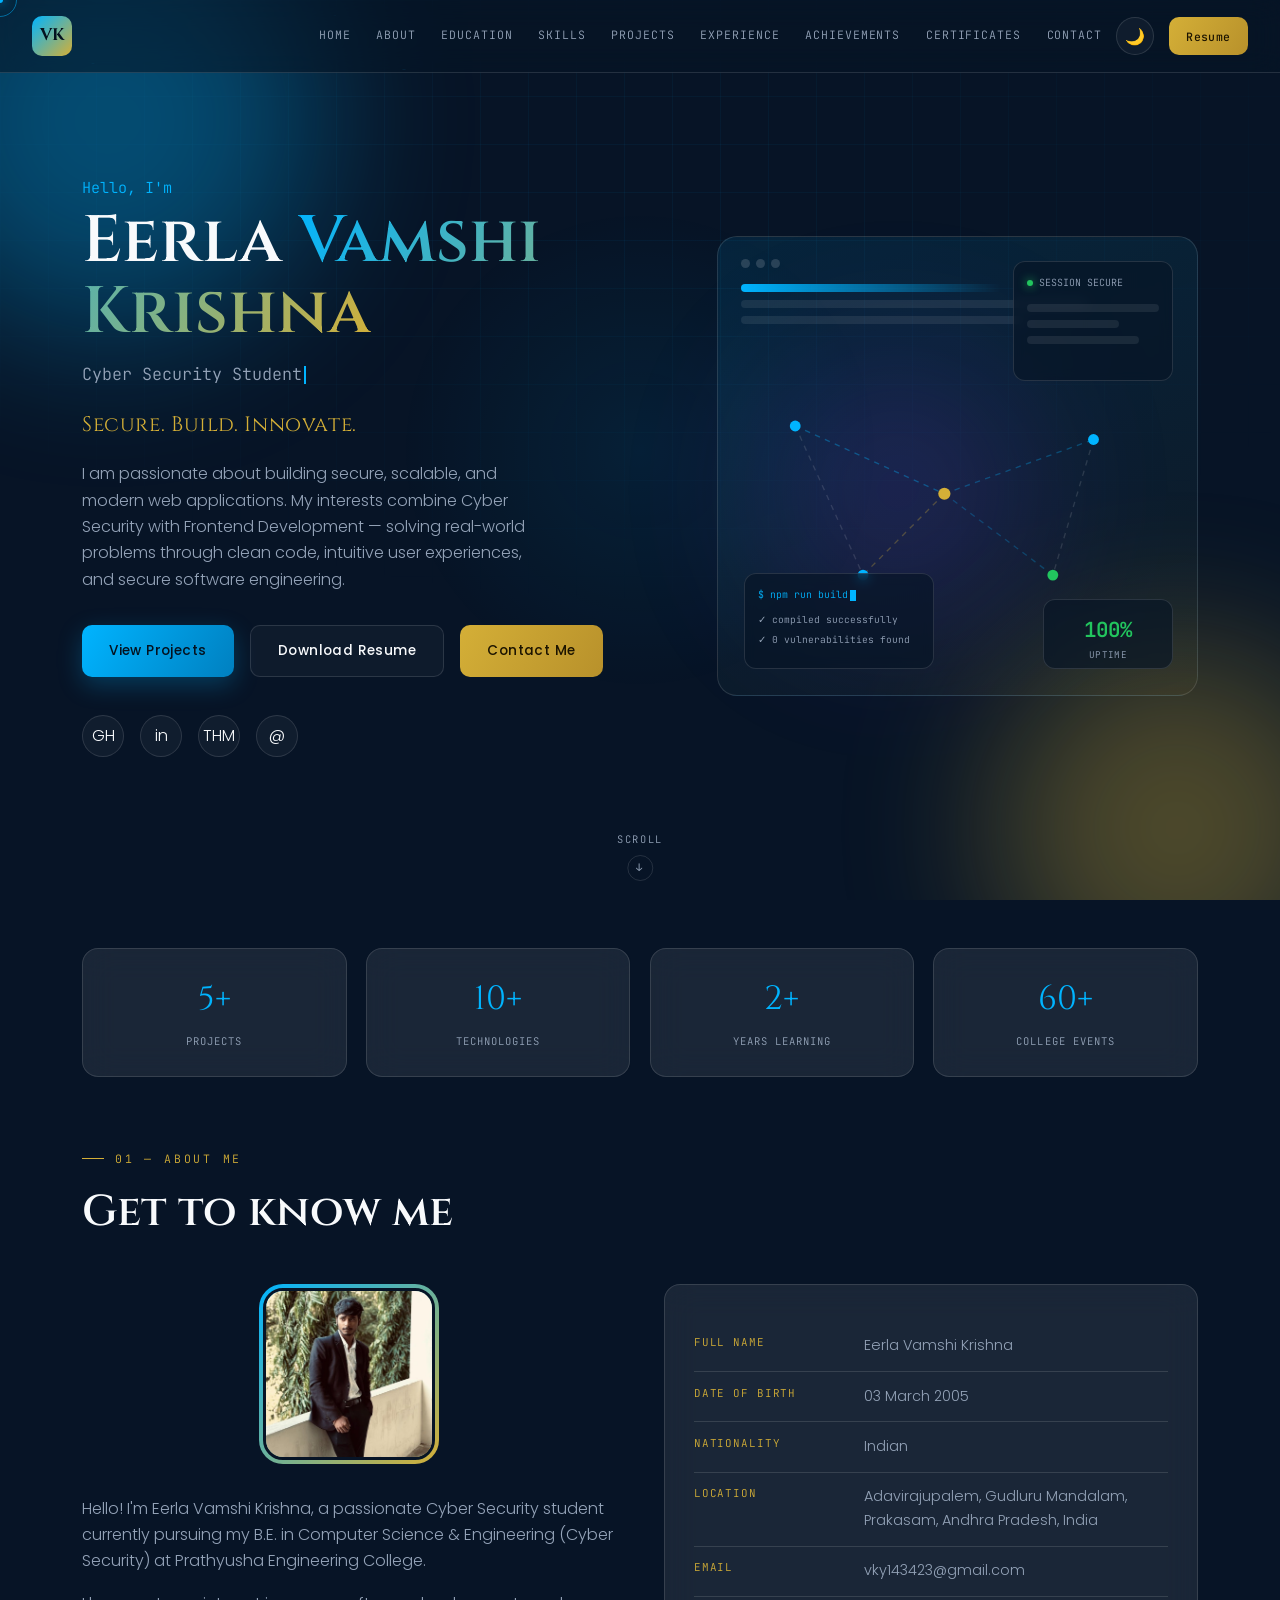
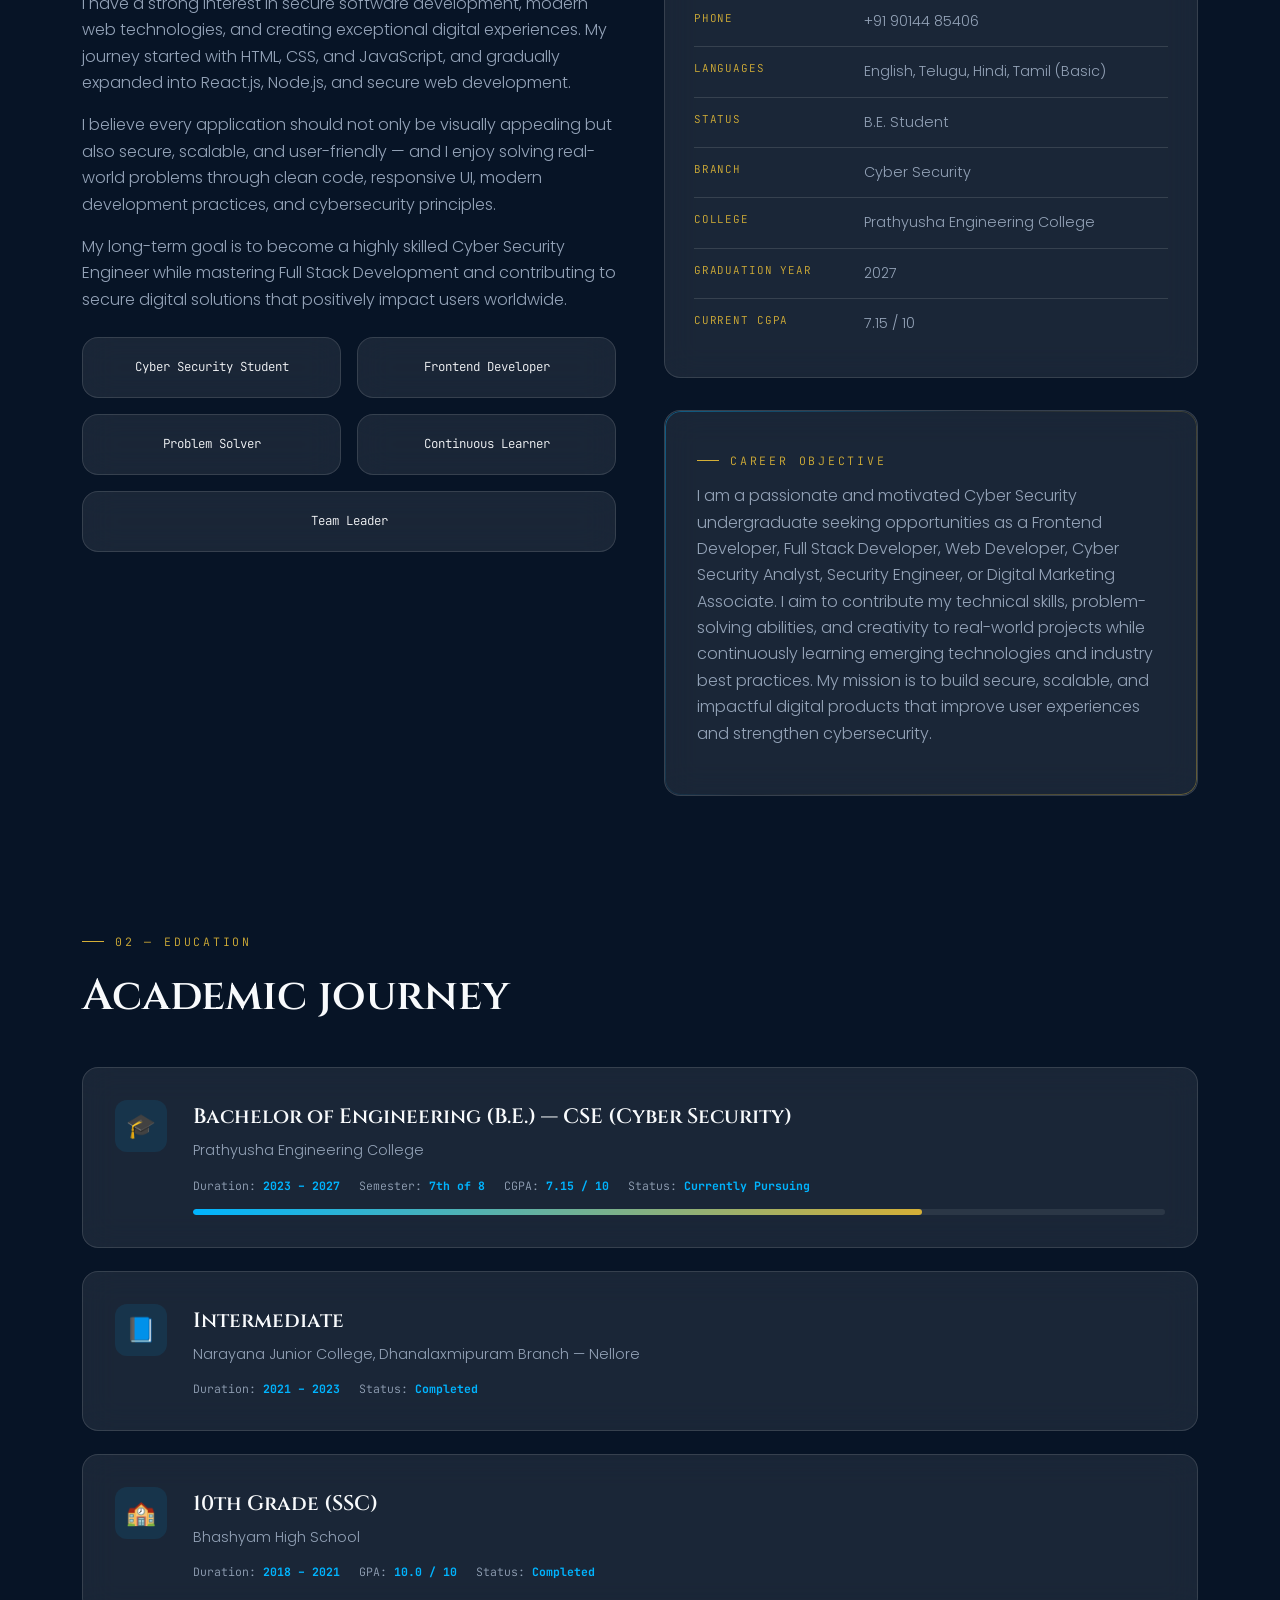
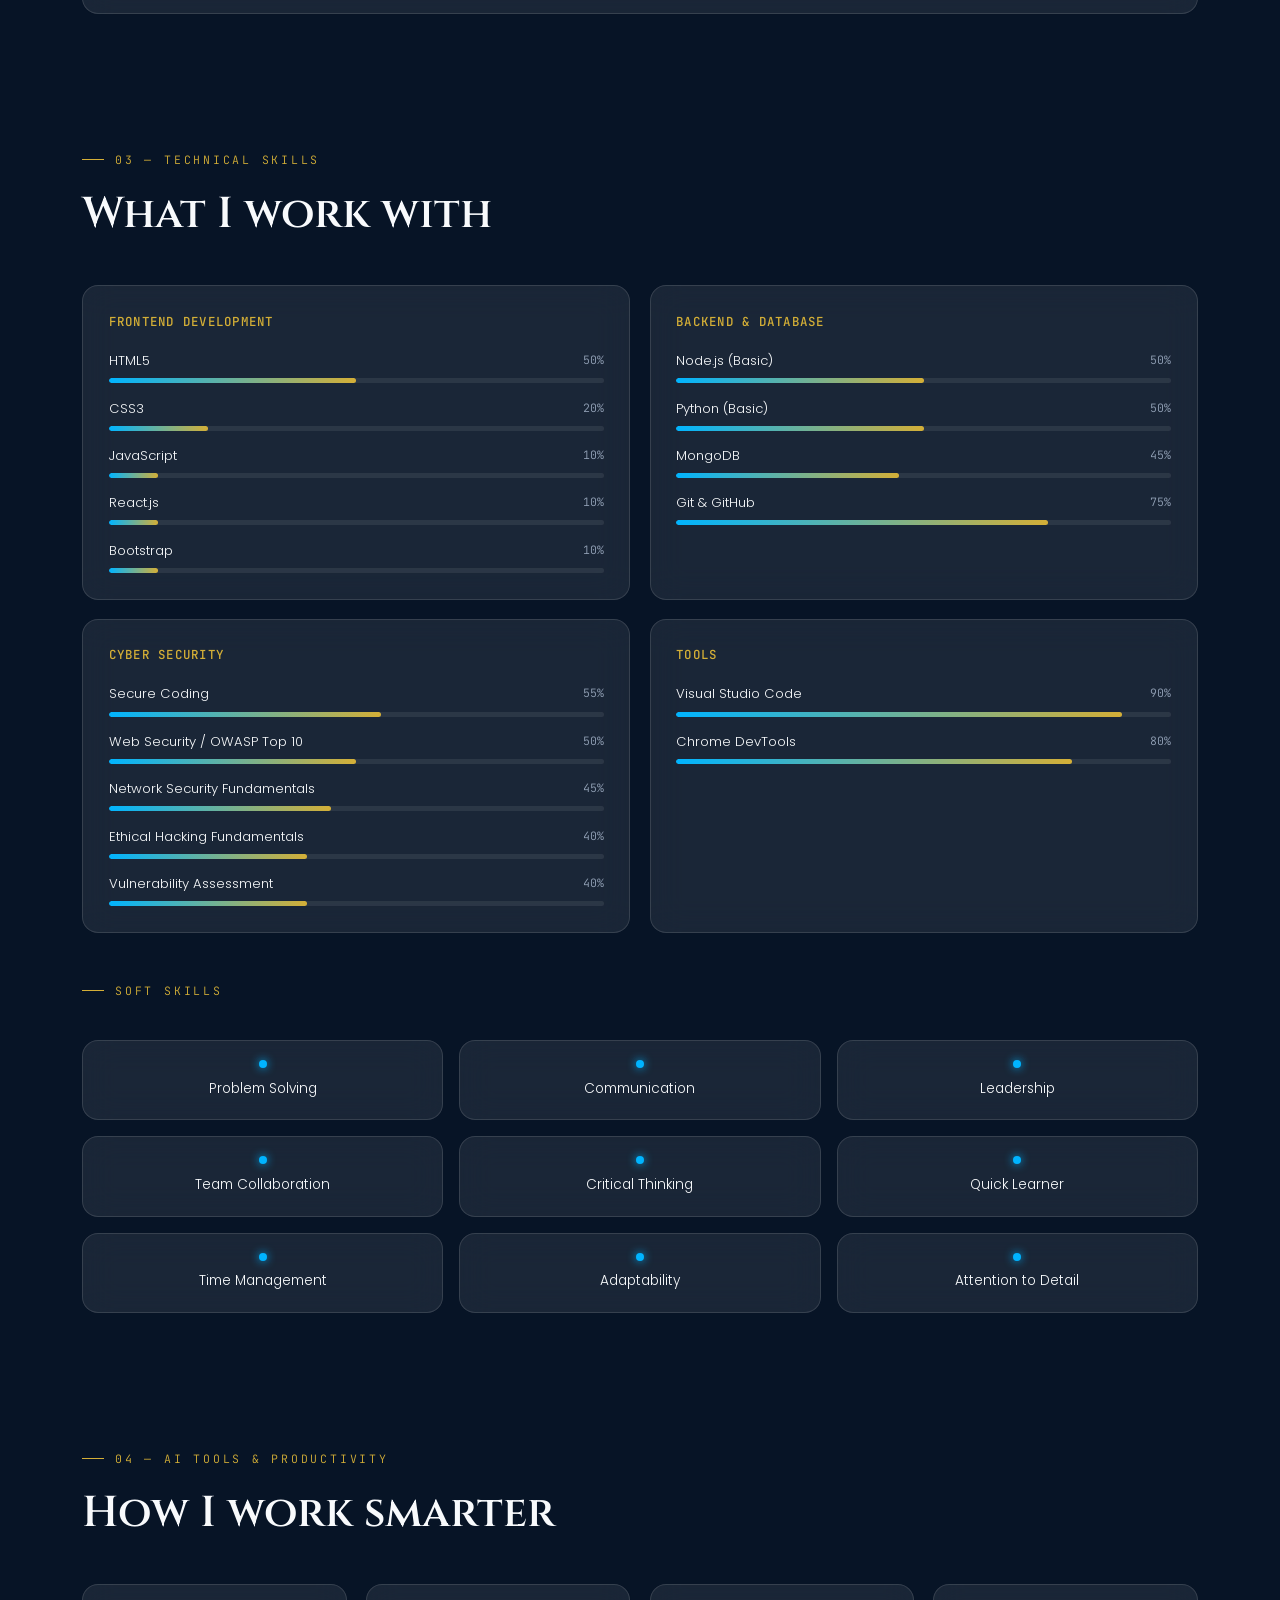
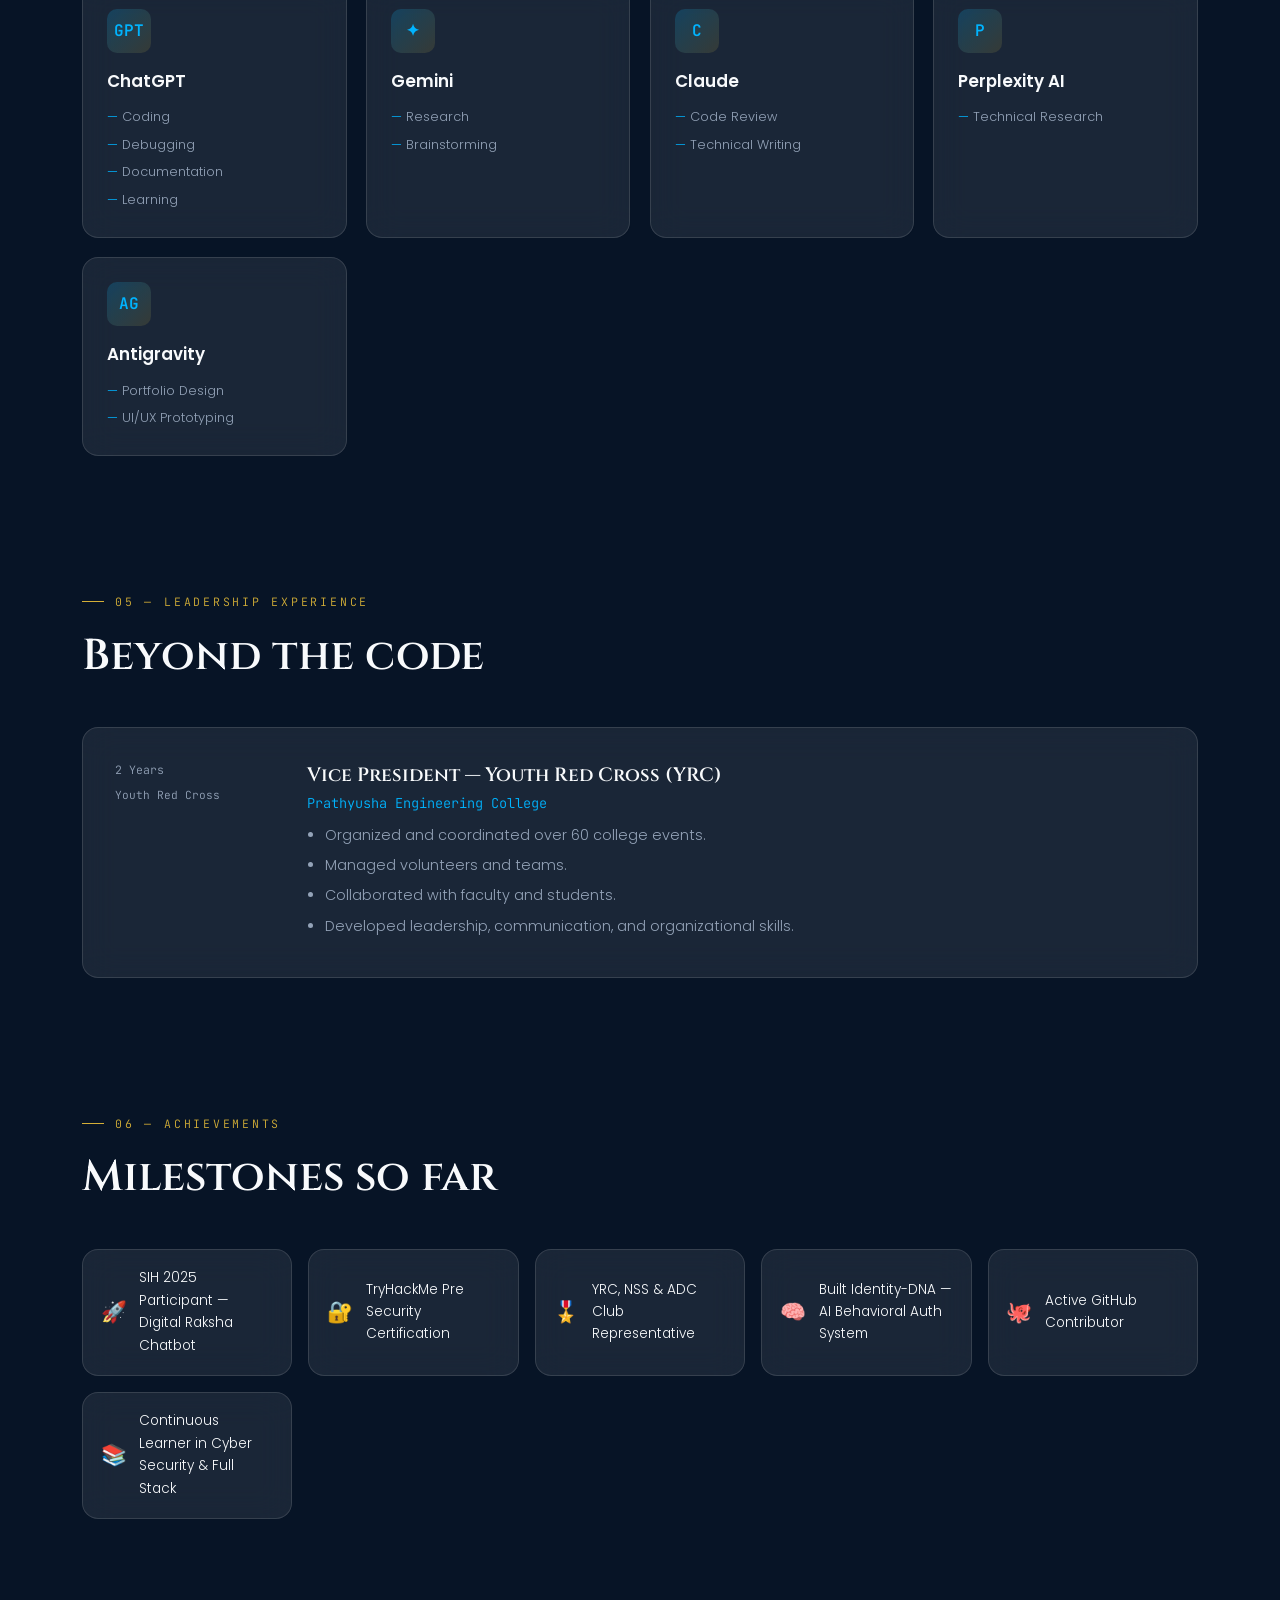
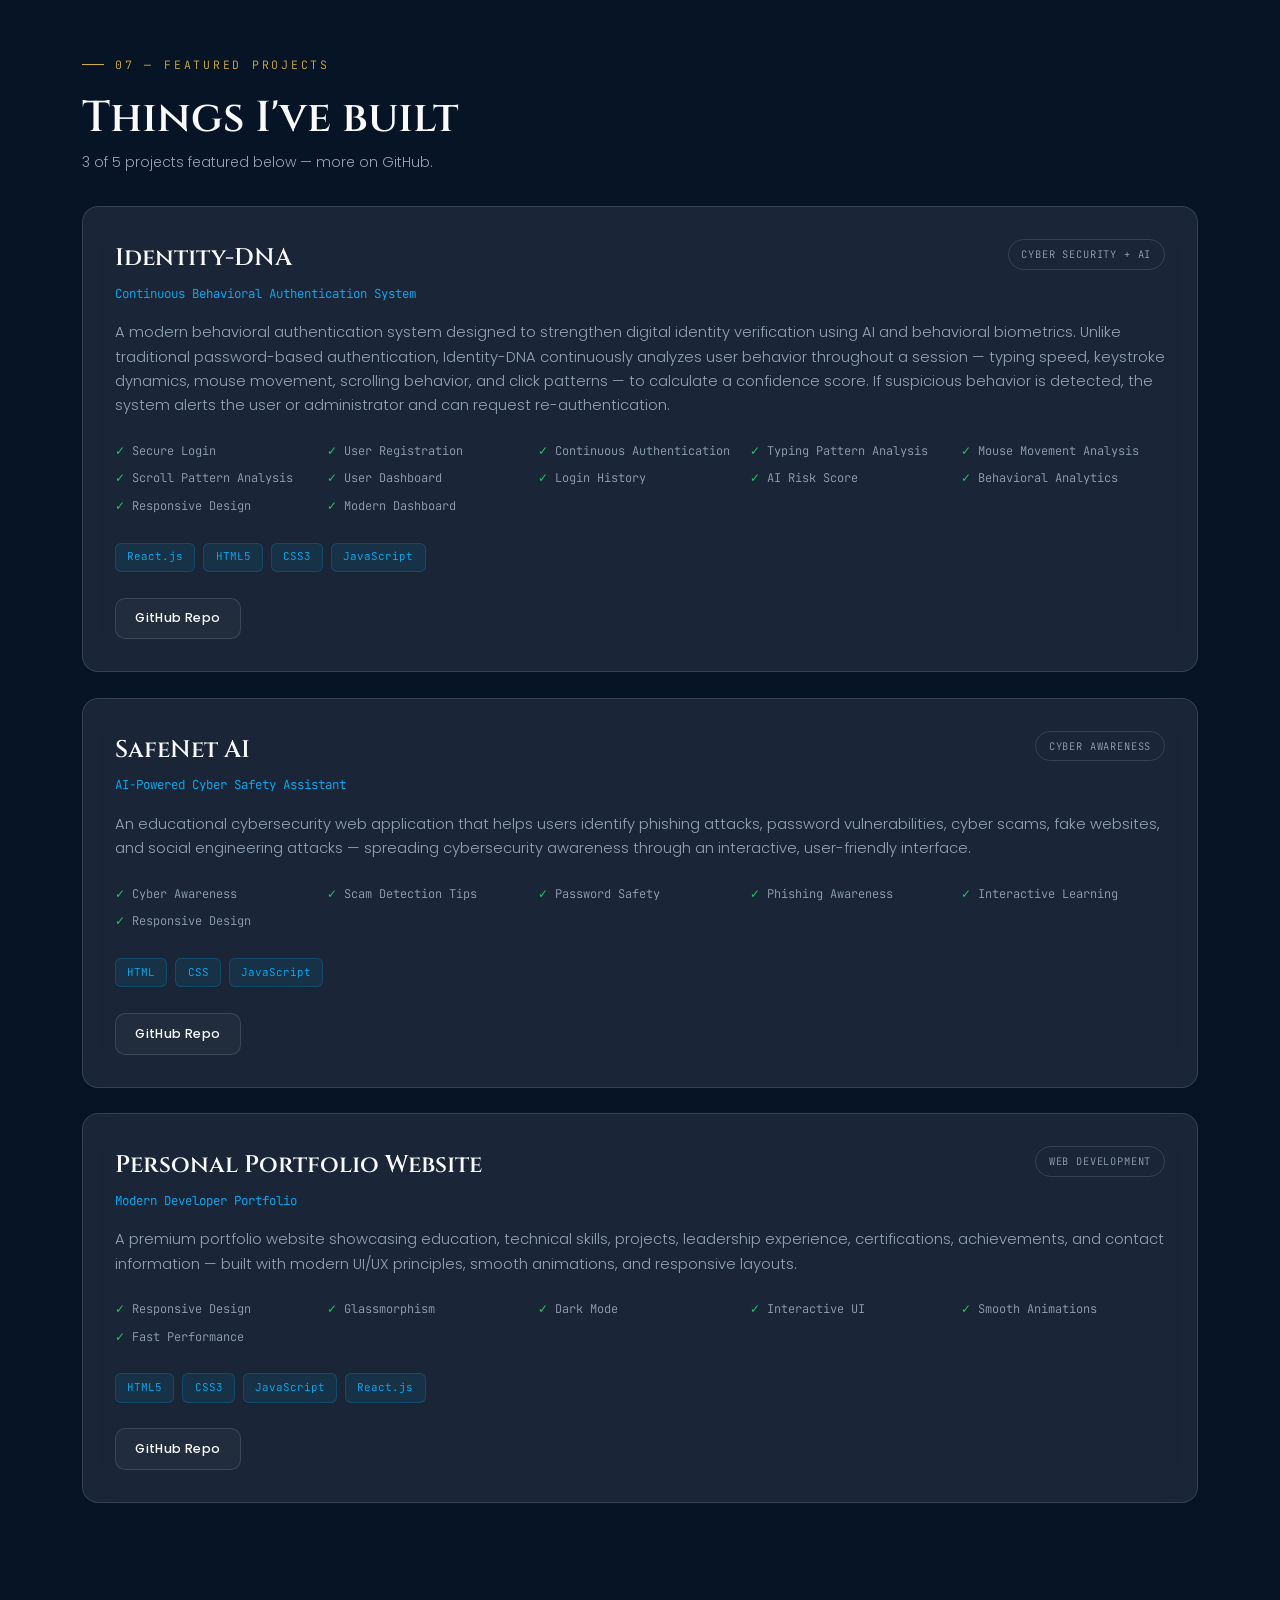
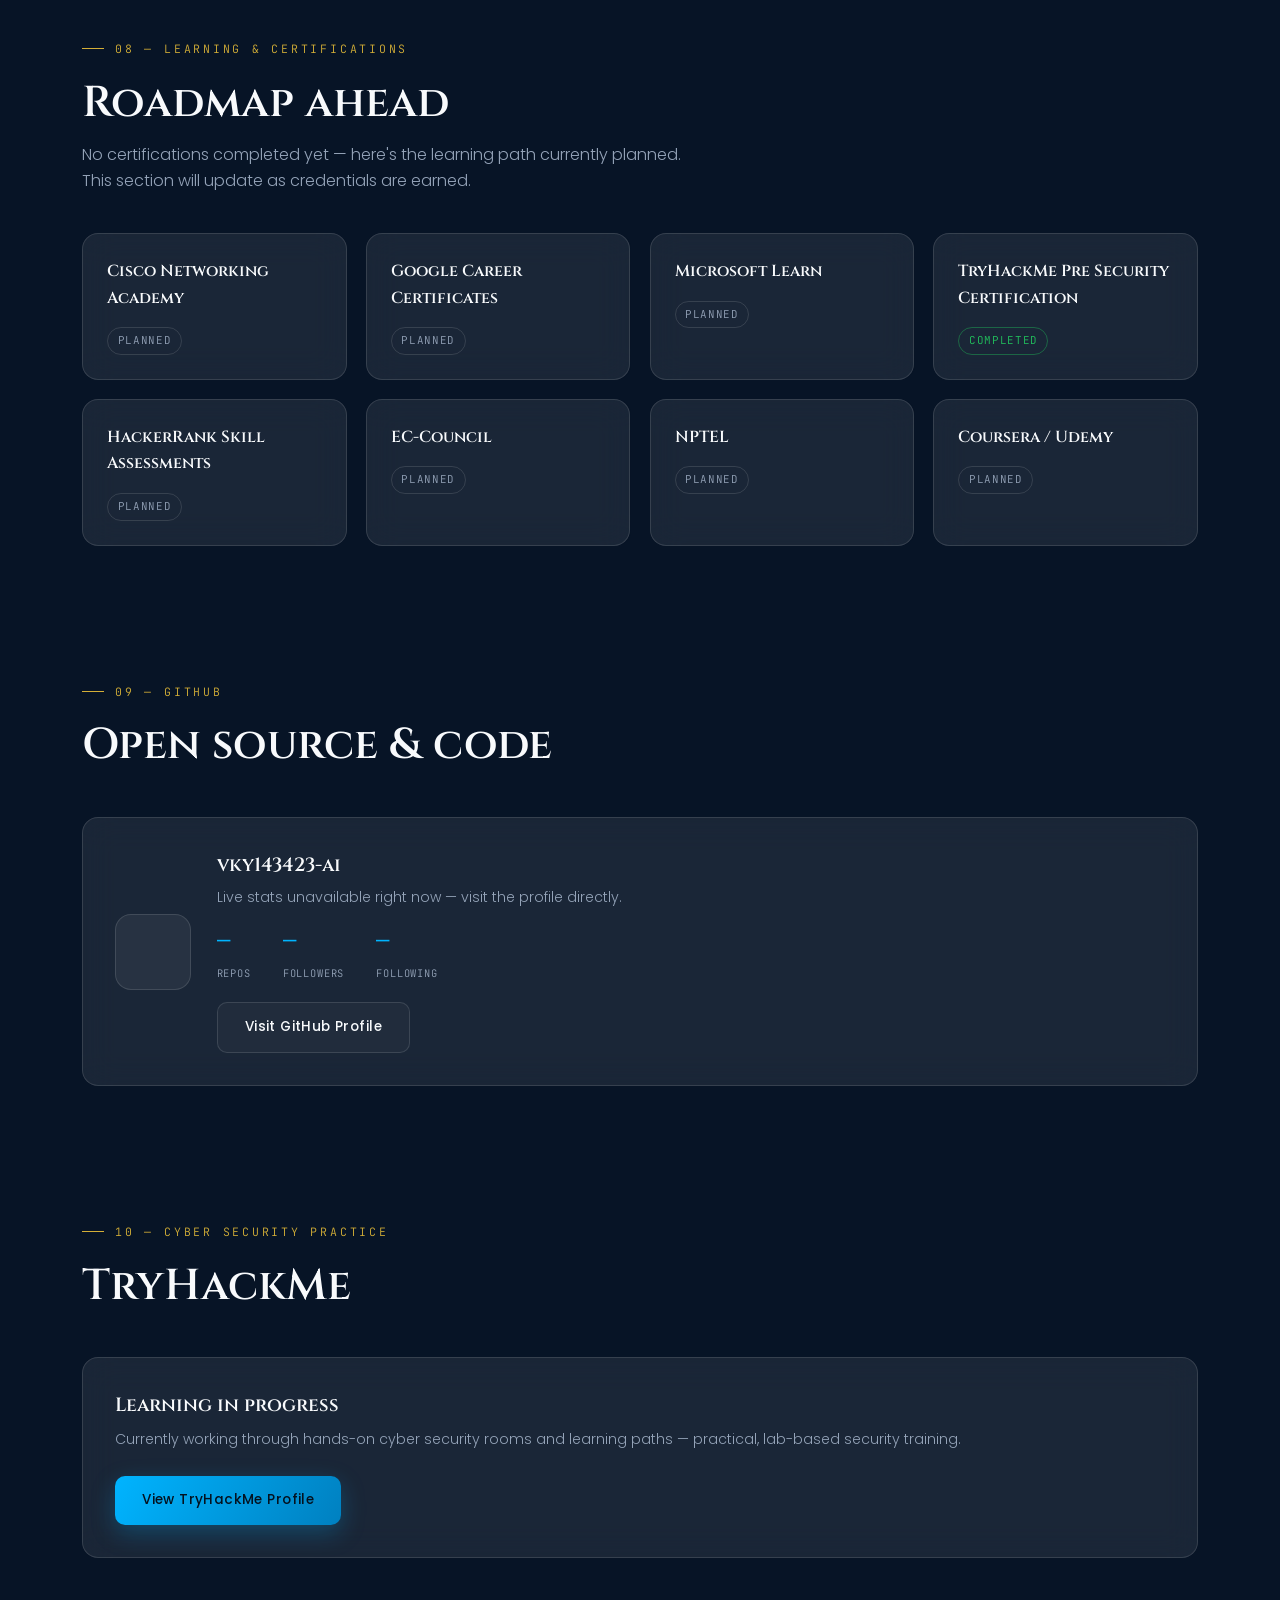
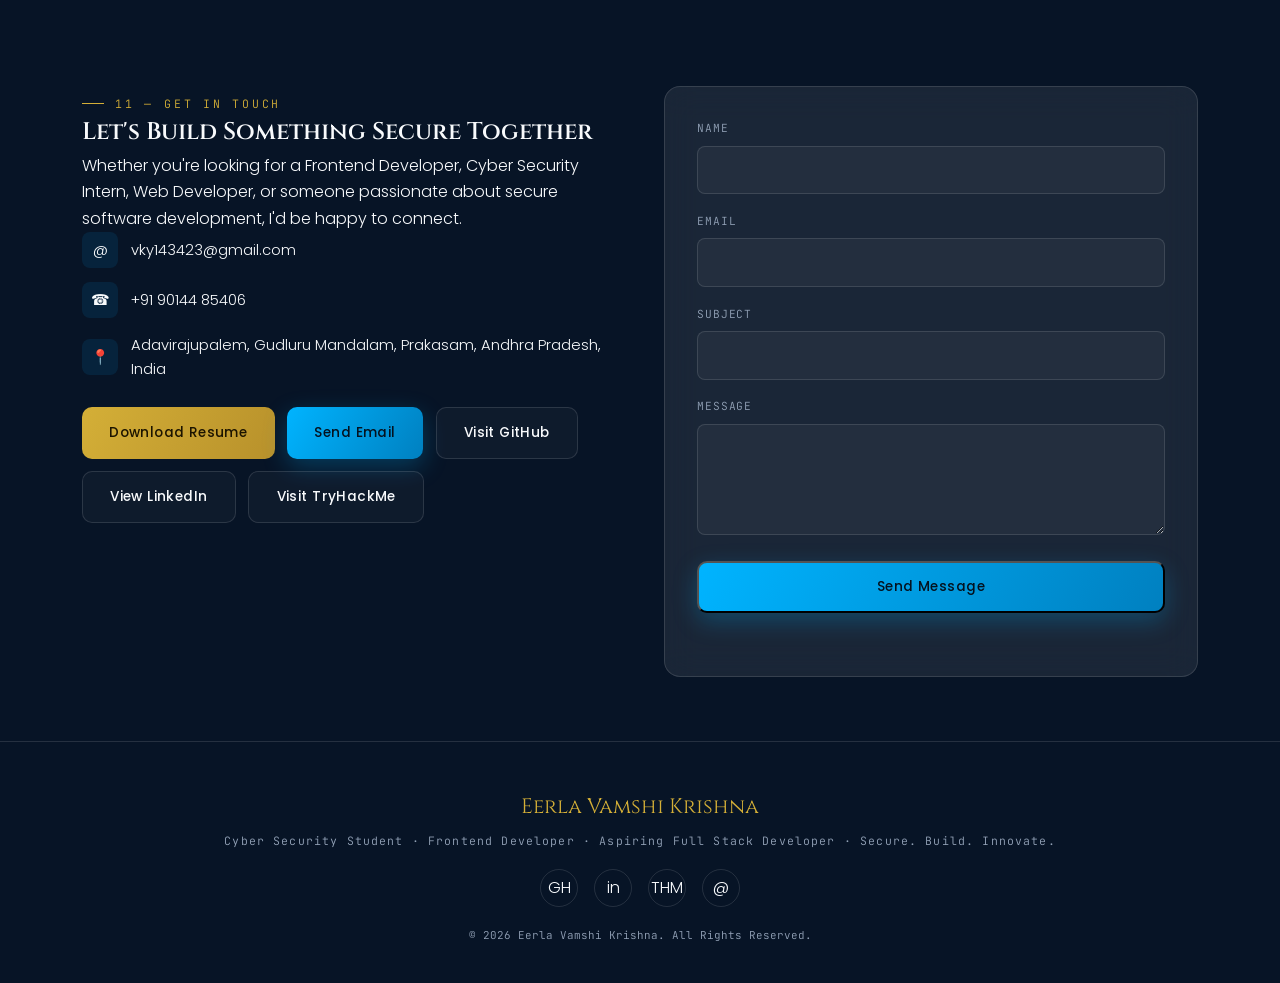
<file: index (1).html>
<!DOCTYPE html>
<html lang="en">
<head>
<meta charset="UTF-8">
<meta name="viewport" content="width=device-width, initial-scale=1.0">
<title>Eerla Vamshi Krishna — Secure. Build. Innovate.</title>
<meta name="description" content="Eerla Vamshi Krishna — Cyber Security student &amp; Frontend Developer. Portfolio of projects, skills and experience.">
<link rel="preconnect" href="https://fonts.googleapis.com">
<link href="https://fonts.googleapis.com/css2?family=Cinzel:wght@500;600;700&family=Poppins:wght@300;400;500;600;700&family=JetBrains+Mono:wght@400;500;600&display=swap" rel="stylesheet">
<style>
:root{
  --bg-primary:#071426;
  --bg-secondary:#0B1D35;
  --card-bg:rgba(255,255,255,0.08);
  --card-bg-strong:rgba(255,255,255,0.12);
  --border:rgba(255,255,255,0.12);
  --accent:#00B4FF;
  --accent-gold:#D4AF37;
  --success:#22C55E;
  --danger:#EF4444;
  --text-white:#F8FAFC;
  --text-gray:#94A3B8;
  --font-head:'Cinzel', serif;
  --font-body:'Poppins', sans-serif;
  --font-code:'JetBrains Mono', monospace;
}

[data-theme="light"]{
  --bg-primary:#EEF3FA;
  --bg-secondary:#E1E9F5;
  --card-bg:rgba(11,29,53,0.05);
  --card-bg-strong:rgba(11,29,53,0.08);
  --border:rgba(11,29,53,0.12);
  --text-white:#0B1D35;
  --text-gray:#4A5A72;
}

*{margin:0; padding:0; box-sizing:border-box;}
html{scroll-behavior:smooth;}
body{
  background:var(--bg-primary);
  color:var(--text-white);
  font-family:var(--font-body);
  font-weight:300;
  line-height:1.65;
  overflow-x:hidden;
  cursor:none;
  transition:background 0.4s ease, color 0.4s ease;
}
@media (max-width:900px){ body{cursor:auto;} .cursor-dot,.cursor-ring{display:none;} }

a{color:inherit; text-decoration:none;}
ul{list-style:none;}
img{max-width:100%; display:block;}
::selection{background:var(--accent); color:#071426;}

/* ===== Custom cursor ===== */
.cursor-dot,.cursor-ring{
  position:fixed; top:0; left:0; pointer-events:none; z-index:9999;
  border-radius:50%; transform:translate(-50%,-50%);
}
.cursor-dot{width:6px; height:6px; background:var(--accent); box-shadow:0 0 12px var(--accent);}
.cursor-ring{width:34px; height:34px; border:1px solid rgba(0,180,255,0.5); transition:width .2s,height .2s,border-color .2s, background .2s;}
.cursor-ring.hovering{width:56px; height:56px; background:rgba(0,180,255,0.08); border-color:var(--accent);}

.spotlight{
  position:fixed; inset:0; z-index:1; pointer-events:none;
  background:radial-gradient(600px circle at var(--mx,50%) var(--my,50%), rgba(0,180,255,0.08), transparent 40%);
}

/* ===== Background layers ===== */
.bg-fixed{position:fixed; inset:0; z-index:0; overflow:hidden;}
.bg-grid{
  position:absolute; inset:0;
  background-image:linear-gradient(rgba(0,180,255,0.06) 1px, transparent 1px), linear-gradient(90deg, rgba(0,180,255,0.06) 1px, transparent 1px);
  background-size:48px 48px;
  mask-image:radial-gradient(ellipse 80% 60% at 50% 20%, black, transparent 80%);
}
.orb{position:absolute; border-radius:50%; filter:blur(80px); opacity:0.35; animation:float 16s ease-in-out infinite;}
.orb1{width:420px; height:420px; background:var(--accent); top:-10%; left:-8%;}
.orb2{width:360px; height:360px; background:var(--accent-gold); bottom:-12%; right:-6%; animation-delay:-6s;}
.orb3{width:260px; height:260px; background:#7C3AED; top:40%; left:60%; animation-delay:-11s; opacity:0.2;}
@keyframes float{
  0%,100%{transform:translate(0,0) scale(1);}
  50%{transform:translate(30px,-40px) scale(1.08);}
}
#particles{position:absolute; inset:0; width:100%; height:100%;}

.scroll-progress{position:fixed; top:0; left:0; height:2px; background:linear-gradient(90deg,var(--accent),var(--accent-gold)); z-index:200; width:0%;}

/* ===== Loader ===== */
#loader{
  position:fixed; inset:0; z-index:9998; background:var(--bg-primary);
  display:flex; flex-direction:column; align-items:center; justify-content:center; gap:1.4rem;
  transition:opacity .6s ease, visibility .6s ease;
}
#loader.hide{opacity:0; visibility:hidden;}
.loader-logo{
  font-family:var(--font-head); font-size:2.6rem; font-weight:700; letter-spacing:0.15em;
  background:linear-gradient(120deg,var(--accent),var(--accent-gold));
  -webkit-background-clip:text; background-clip:text; -webkit-text-fill-color:transparent;
}
.loader-ring{width:52px; height:52px; border-radius:50%; border:2px solid rgba(0,180,255,0.15); border-top-color:var(--accent); animation:spin 1s linear infinite;}
@keyframes spin{to{transform:rotate(360deg);}}
.loader-bar{width:220px; height:3px; background:rgba(255,255,255,0.08); border-radius:3px; overflow:hidden;}
.loader-bar-fill{height:100%; width:0%; background:linear-gradient(90deg,var(--accent),var(--accent-gold)); transition:width .4s ease;}
.loader-text{font-family:var(--font-code); font-size:0.85rem; letter-spacing:0.2em; color:var(--text-gray); text-transform:uppercase; height:1.2rem;}

/* ===== Layout helpers ===== */
.wrap{max-width:1180px; margin:0 auto; padding:0 2rem; position:relative; z-index:2;}
section{padding:4rem 0; position:relative; z-index:2;}
.eyebrow{
  font-family:var(--font-code); font-size:0.72rem; letter-spacing:0.24em; text-transform:uppercase;
  color:var(--accent-gold); display:inline-flex; align-items:center; gap:0.7rem;
}
.eyebrow::before{content:''; width:22px; height:1px; background:var(--accent-gold);}
h1,h2,h3{font-family:var(--font-head); font-weight:600;}
.sec-title{font-size:clamp(1.9rem,3.4vw,2.7rem); margin:0.6rem 0 2.2rem;}
.sec-sub{font-family:var(--font-code); font-size:0.8rem; color:var(--text-gray); text-transform:uppercase; letter-spacing:0.1em; margin-top:-2.6rem; margin-bottom:2.6rem; display:block;}

[data-reveal]{opacity:0; transform:translateY(24px); transition:opacity .7s ease, transform .7s ease;}
[data-reveal].in-view{opacity:1; transform:translateY(0);}

.glass{
  background:var(--card-bg); border:1px solid var(--border); border-radius:16px;
  backdrop-filter:blur(16px); -webkit-backdrop-filter:blur(16px);
  transition:transform .3s ease, border-color .3s ease, background .3s ease;
}
.glass:hover{transform:translateY(-4px); border-color:rgba(0,180,255,0.4); background:var(--card-bg-strong);}

.btn{
  font-family:var(--font-body); font-weight:500; font-size:0.85rem; letter-spacing:0.03em;
  padding:0.85rem 1.7rem; border-radius:10px; display:inline-flex; align-items:center; gap:0.5rem;
  transition:transform .25s ease, box-shadow .25s ease, background .25s ease; cursor:none;
}
.btn-primary{background:linear-gradient(120deg,var(--accent),#0080C0); color:#04121F; box-shadow:0 8px 24px rgba(0,180,255,0.25);}
.btn-primary:hover{transform:translateY(-2px); box-shadow:0 12px 30px rgba(0,180,255,0.4);}
.btn-ghost{border:1px solid var(--border); color:var(--text-white); background:rgba(255,255,255,0.03);}
.btn-ghost:hover{border-color:var(--accent-gold); color:var(--accent-gold); transform:translateY(-2px);}
.btn-gold{background:linear-gradient(120deg,var(--accent-gold),#B8912B); color:#1C1400;}
.btn-gold:hover{transform:translateY(-2px); box-shadow:0 12px 30px rgba(212,175,55,0.35);}

/* ===== Nav ===== */
nav{
  position:fixed; top:0; left:0; right:0; z-index:100;
  padding:1rem 2rem; display:flex; align-items:center; justify-content:space-between;
  background:rgba(7,20,38,0.55); backdrop-filter:blur(14px); border-bottom:1px solid var(--border);
}
[data-theme="light"] nav{background:rgba(238,243,250,0.65);}
.logo{
  width:40px; height:40px; border-radius:10px; display:flex; align-items:center; justify-content:center;
  font-family:var(--font-head); font-weight:700; font-size:1.05rem;
  background:linear-gradient(135deg,var(--accent),var(--accent-gold)); color:#04121F;
}
.nav-inner{display:flex; align-items:center; gap:0.9rem;}
.nav-links{display:flex; gap:1.6rem; font-family:var(--font-code); font-size:0.72rem; letter-spacing:0.08em; text-transform:uppercase;}
.nav-links a{color:var(--text-gray); position:relative; padding-bottom:4px;}
.nav-links a:hover{color:var(--accent);}
.nav-links a::after{content:''; position:absolute; left:0; bottom:0; width:0; height:1px; background:var(--accent); transition:width .25s ease;}
.nav-links a:hover::after{width:100%;}
.theme-toggle{
  width:38px; height:38px; border-radius:50%; border:1px solid var(--border); background:rgba(255,255,255,0.04);
  display:flex; align-items:center; justify-content:center; font-size:1rem;
}
.nav-cta{font-family:var(--font-code); font-size:0.72rem;}
.nav-burger{display:none;}
@media (max-width:860px){
  .nav-links{display:none;}
  .nav-burger{display:block; font-size:1.4rem; cursor:pointer;}
}

/* ===== Hero ===== */
.hero{min-height:100vh; display:flex; align-items:center; padding-top:6rem;}
.hero-grid{display:grid; grid-template-columns:1.1fr 0.9fr; gap:3rem; align-items:center; width:100%;}
.hero-hello{font-family:var(--font-code); color:var(--accent); font-size:0.95rem; margin-bottom:0.4rem;}
.hero h1{font-size:clamp(2.4rem,5.4vw,4.1rem); line-height:1.08; margin-bottom:0.8rem;}
.hero h1 span{background:linear-gradient(120deg,var(--accent),var(--accent-gold)); -webkit-background-clip:text; background-clip:text; -webkit-text-fill-color:transparent;}
.role-type{
  font-family:var(--font-code); font-size:1.05rem; color:var(--text-gray); min-height:1.6rem; margin-bottom:1.2rem;
}
.role-type .cursor-blink{display:inline-block; width:2px; height:1.1em; background:var(--accent); margin-left:2px; vertical-align:middle; animation:blink 1s step-end infinite;}
@keyframes blink{50%{opacity:0;}}
.tagline{
  font-family:var(--font-head); font-size:1.3rem; color:var(--accent-gold); margin-bottom:1.2rem; letter-spacing:0.03em;
}
.hero p.lede{max-width:46ch; color:var(--text-gray); margin-bottom:2rem;}
.hero-cta{display:flex; gap:1rem; flex-wrap:wrap; margin-bottom:2.4rem;}
.social-float{display:flex; gap:1rem;}
.social-float a{
  width:42px; height:42px; border-radius:50%; display:flex; align-items:center; justify-content:center;
  border:1px solid var(--border); background:rgba(255,255,255,0.04);
}
.social-float a:hover{border-color:var(--accent); color:var(--accent); transform:translateY(-3px);}

.hero-visual{position:relative; height:460px;}
.workstation{
  position:absolute; inset:0; border-radius:20px; border:1px solid var(--border);
  background:linear-gradient(160deg, rgba(0,180,255,0.1), rgba(212,175,55,0.04));
  overflow:hidden; padding:1.4rem; display:flex; flex-direction:column;
}
.ws-dots{display:flex; gap:6px; margin-bottom:1rem; flex-shrink:0;}
.ws-dots span{width:9px; height:9px; border-radius:50%; background:rgba(255,255,255,0.15);}
.ws-code{flex-shrink:0;}
.ws-line{height:8px; border-radius:4px; background:rgba(255,255,255,0.08); margin-bottom:8px;}
.ws-line.accent{background:linear-gradient(90deg,var(--accent),transparent); width:60%;}
.ws-net-area{flex:1; position:relative; margin-top:0.6rem;}
.ws-net-area svg{width:100%; height:100%;}
.ws-net-node{animation:netpulse 2.6s ease-in-out infinite;}
.ws-net-node.n2{animation-delay:-0.6s;}
.ws-net-node.n3{animation-delay:-1.2s;}
.ws-net-node.n4{animation-delay:-1.8s;}
.ws-net-node.n5{animation-delay:-2.2s;}
@keyframes netpulse{0%,100%{opacity:0.5; r:3;} 50%{opacity:1; r:4.5;}}
.ws-net-line{stroke-dasharray:4 4; animation:dashmove 6s linear infinite;}
@keyframes dashmove{to{stroke-dashoffset:-40;}}
.ws-panel{position:absolute; border-radius:12px; border:1px solid var(--border); background:rgba(7,20,38,0.65); backdrop-filter:blur(6px); padding:0.8rem;}
.ws-panel.p1{top:1.5rem; right:1.5rem; width:160px; height:120px;}
.ws-panel.p2{bottom:1.6rem; left:1.6rem; width:190px; height:96px;}
.ws-panel.p3{bottom:1.6rem; right:1.5rem; width:130px; height:70px; text-align:center;}
.ws-net{position:absolute; inset:0;}
.pulse-dot{width:6px; height:6px; border-radius:50%; background:var(--success); box-shadow:0 0 10px var(--success); display:inline-block; margin-right:6px; animation:pulse 1.6s ease-in-out infinite;}
@keyframes pulse{0%,100%{opacity:1;} 50%{opacity:0.3;}}
.terminal-cursor{display:inline-block; width:6px; height:11px; background:var(--accent); vertical-align:middle; margin-left:2px; animation:blink 1s step-end infinite;}

.scroll-ind{
  position:absolute; bottom:1.2rem; left:50%; transform:translateX(-50%);
  display:flex; flex-direction:column; align-items:center; gap:0.4rem; font-family:var(--font-code); font-size:0.65rem; color:var(--text-gray); letter-spacing:0.15em;
}
.scroll-ind .ring{width:26px; height:26px; border-radius:50%; border:1px solid var(--border); display:flex; align-items:center; justify-content:center;}
.scroll-ind .arrow{animation:bob 1.6s ease-in-out infinite;}
@keyframes bob{0%,100%{transform:translateY(0);} 50%{transform:translateY(4px);}}

.stats-row{display:grid; grid-template-columns:repeat(4,1fr); gap:1.2rem; margin-top:3rem;}
.stat-card{padding:1.4rem; text-align:center;}
.stat-num{font-family:var(--font-head); font-size:2.1rem; color:var(--accent); display:block;}
.stat-label{font-family:var(--font-code); font-size:0.66rem; text-transform:uppercase; letter-spacing:0.1em; color:var(--text-gray);}

/* ===== About ===== */

.profile-photo-wrap{
  position:relative; width:180px; height:180px; margin:0 auto 2rem; border-radius:24px;
  padding:4px; background:linear-gradient(135deg,var(--accent),var(--accent-gold));
  animation:photoGlow 4s ease-in-out infinite;
}
.profile-photo-wrap img{
  width:100%; height:100%; object-fit:cover; border-radius:20px; display:block;
  border:3px solid var(--bg-primary);
}
@keyframes photoGlow{
  0%,100%{box-shadow:0 0 30px rgba(0,180,255,0.25);}
  50%{box-shadow:0 0 46px rgba(212,175,55,0.35);}
}

.about-grid{display:grid; grid-template-columns:1fr 1fr; gap:3rem; align-items:start;}
.about-grid p{color:var(--text-gray); margin-bottom:1rem;}
.trait-cards{display:grid; grid-template-columns:1fr 1fr; gap:1rem; margin-top:1.5rem;}
.trait-card{padding:1.2rem; text-align:center; font-family:var(--font-code); font-size:0.78rem;}

.info-table{width:100%; border-collapse:collapse; margin-top:0.5rem;}
.info-table tr{border-bottom:1px solid var(--border);}
.info-table tr:last-child{border-bottom:none;}
.info-table td{padding:0.8rem 0; font-size:0.9rem;}
.info-table td:first-child{font-family:var(--font-code); font-size:0.68rem; text-transform:uppercase; letter-spacing:0.08em; color:var(--accent-gold); width:170px; vertical-align:top;}
.info-table td:last-child{color:var(--text-gray);}

.objective-card{padding:2rem; margin-top:2rem; position:relative; overflow:hidden;}
.objective-card::before{content:''; position:absolute; inset:0; border-radius:16px; padding:1px; background:linear-gradient(120deg,var(--accent),transparent 40%,var(--accent-gold)); -webkit-mask:linear-gradient(#000 0 0) content-box, linear-gradient(#000 0 0); -webkit-mask-composite:xor; mask-composite:exclude; opacity:0.4;}
.objective-card p{color:var(--text-gray); position:relative;}

/* ===== Education timeline ===== */
.edu-card{padding:2rem; display:flex; gap:1.6rem; align-items:flex-start;}
.edu-icon{width:52px; height:52px; border-radius:12px; background:rgba(0,180,255,0.1); display:flex; align-items:center; justify-content:center; font-size:1.5rem; flex-shrink:0;}
.edu-progress{height:6px; border-radius:3px; background:rgba(255,255,255,0.08); overflow:hidden; margin-top:0.9rem; width:100%;}
.edu-progress-fill{height:100%; width:0%; background:linear-gradient(90deg,var(--accent),var(--accent-gold)); border-radius:3px; transition:width 1.2s ease;}
.edu-meta{display:flex; gap:1.2rem; flex-wrap:wrap; font-family:var(--font-code); font-size:0.72rem; color:var(--text-gray); margin-top:0.8rem;}
.edu-meta b{color:var(--accent);}

/* ===== Skills ===== */
.skills-grid{display:grid; grid-template-columns:1fr 1fr; gap:1.2rem;}
.skill-cat{padding:1.6rem;}
.skill-cat h3{font-family:var(--font-code); font-size:0.78rem; text-transform:uppercase; letter-spacing:0.1em; color:var(--accent-gold); margin-bottom:1.1rem; font-weight:500;}
.skill-row{margin-bottom:0.9rem;}
.skill-row:last-child{margin-bottom:0;}
.skill-row .lbl{display:flex; justify-content:space-between; font-size:0.82rem; margin-bottom:0.4rem; color:var(--text-white);}
.skill-row .lbl span:last-child{font-family:var(--font-code); color:var(--text-gray); font-size:0.72rem;}
.bar{height:5px; border-radius:3px; background:rgba(255,255,255,0.08); overflow:hidden;}
.bar-fill{height:100%; width:0%; background:linear-gradient(90deg,var(--accent),var(--accent-gold)); border-radius:3px; transition:width 1.1s ease;}

.soft-grid{display:grid; grid-template-columns:repeat(3,1fr); gap:1rem; margin-top:2.5rem;}
.soft-card{padding:1.2rem; text-align:center; font-size:0.85rem;}
.soft-card .dot{width:8px; height:8px; border-radius:50%; background:var(--accent); margin:0 auto 0.6rem; box-shadow:0 0 10px var(--accent);}

/* ===== AI tools ===== */
.ai-grid{display:grid; grid-template-columns:repeat(auto-fit,minmax(210px,1fr)); gap:1.2rem; margin-top:2rem;}
.ai-card{padding:1.5rem;}
.ai-card .ai-icon{width:44px; height:44px; border-radius:10px; background:linear-gradient(135deg,rgba(0,180,255,0.2),rgba(212,175,55,0.15)); display:flex; align-items:center; justify-content:center; font-family:var(--font-code); font-weight:600; margin-bottom:0.9rem; color:var(--accent);}
.ai-card h3{font-size:1.05rem; margin-bottom:0.5rem; font-family:var(--font-body); font-weight:600;}
.ai-card ul{font-size:0.8rem; color:var(--text-gray);}
.ai-card li{padding:0.2rem 0;}
.ai-card li::before{content:'— '; color:var(--accent);}

/* ===== Leadership ===== */
.lead-card{padding:2rem; display:grid; grid-template-columns:160px 1fr; gap:2rem;}
.lead-card .role{font-family:var(--font-code); color:var(--accent); font-size:0.85rem; margin-bottom:0.6rem;}
.lead-card ul{color:var(--text-gray); font-size:0.9rem; padding-left:1.1rem; list-style:disc;}
.lead-card li{margin-bottom:0.4rem;}
.lead-badge{font-family:var(--font-code); font-size:0.7rem; color:var(--text-gray);}

/* ===== Achievements ===== */
.badge-grid{display:grid; grid-template-columns:repeat(auto-fit,minmax(180px,1fr)); gap:1rem; margin-top:1rem;}
.badge{padding:1.1rem; display:flex; align-items:center; gap:0.8rem; font-size:0.85rem;}
.badge .ic{font-size:1.3rem;}

/* ===== Projects ===== */
.proj-grid{display:grid; grid-template-columns:1fr; gap:1.6rem;}
.proj-card{padding:2rem; display:grid; grid-template-columns:1fr; gap:1rem;}
.proj-head{display:flex; justify-content:space-between; align-items:flex-start; flex-wrap:wrap; gap:1rem;}
.proj-head h3{font-size:1.5rem;}
.proj-sub{font-family:var(--font-code); font-size:0.78rem; color:var(--accent); margin-top:0.3rem;}
.proj-cat{font-family:var(--font-code); font-size:0.65rem; text-transform:uppercase; letter-spacing:0.08em; padding:0.35rem 0.8rem; border-radius:20px; border:1px solid var(--border); color:var(--text-gray); white-space:nowrap;}
.proj-card p.desc{color:var(--text-gray); font-size:0.92rem;}
.feat-list{display:grid; grid-template-columns:repeat(auto-fit,minmax(180px,1fr)); gap:0.5rem; margin-top:0.5rem;}
.feat-list span{font-family:var(--font-code); font-size:0.75rem; color:var(--text-gray);}
.feat-list span::before{content:'✓ '; color:var(--success);}
.tech-badges{display:flex; flex-wrap:wrap; gap:0.5rem; margin-top:0.6rem;}
.tech-badges span{font-family:var(--font-code); font-size:0.68rem; padding:0.3rem 0.7rem; border-radius:6px; background:rgba(0,180,255,0.08); border:1px solid rgba(0,180,255,0.2); color:var(--accent);}
.proj-actions{display:flex; gap:0.8rem; margin-top:0.6rem; flex-wrap:wrap;}
.proj-actions .btn{padding:0.6rem 1.2rem; font-size:0.78rem;}

/* ===== Certifications ===== */
.cert-grid{display:grid; grid-template-columns:repeat(auto-fit,minmax(220px,1fr)); gap:1.2rem;}
.cert-card{padding:1.5rem;}
.cert-card h3{font-size:1rem; margin-bottom:0.4rem;}
.cert-status{font-family:var(--font-code); font-size:0.68rem; text-transform:uppercase; letter-spacing:0.06em; color:var(--text-gray); padding:0.25rem 0.6rem; border:1px solid var(--border); border-radius:20px; display:inline-block; margin-top:0.6rem;}
.cert-status.done{color:var(--success); border-color:rgba(34,197,94,0.4);}

/* ===== GitHub ===== */
.gh-card{padding:2rem; display:grid; grid-template-columns:auto 1fr; gap:1.6rem; align-items:center;}
.gh-avatar{width:76px; height:76px; border-radius:16px; background:rgba(255,255,255,0.06); overflow:hidden; border:1px solid var(--border);}
.gh-avatar img{width:100%; height:100%; object-fit:cover;}
.gh-stats{display:flex; gap:2rem; margin-top:0.8rem; flex-wrap:wrap;}
.gh-stats div{font-family:var(--font-code);}
.gh-stats .n{font-size:1.4rem; color:var(--accent); display:block;}
.gh-stats .l{font-size:0.65rem; color:var(--text-gray); text-transform:uppercase; letter-spacing:0.08em;}

/* ===== TryHackMe ===== */
.thm-card{padding:2rem; display:flex; justify-content:space-between; align-items:center; flex-wrap:wrap; gap:1.5rem;}
.thm-info h3{font-size:1.2rem; margin-bottom:0.4rem;}
.thm-info p{color:var(--text-gray); font-size:0.88rem;}

/* ===== Contact ===== */
.contact-grid{display:grid; grid-template-columns:1fr 1fr; gap:3rem;}
.contact-info h2{font-size:clamp(1.9rem,3.6vw,2.6rem); margin-bottom:1rem;}
.contact-info p{color:var(--text-gray); margin-bottom:1.6rem; max-width:42ch;}
.contact-detail{display:flex; align-items:center; gap:0.8rem; margin-bottom:0.9rem; font-size:0.92rem;}
.contact-detail .ic{width:36px; height:36px; border-radius:8px; background:rgba(0,180,255,0.1); display:flex; align-items:center; justify-content:center; flex-shrink:0;}
.contact-cta{display:flex; gap:0.8rem; flex-wrap:wrap; margin-top:1.6rem;}

.form-card{padding:2rem;}
.form-row{margin-bottom:1.1rem;}
.form-row label{display:block; font-family:var(--font-code); font-size:0.7rem; text-transform:uppercase; letter-spacing:0.08em; color:var(--text-gray); margin-bottom:0.5rem;}
.form-row input, .form-row textarea{
  width:100%; padding:0.8rem 1rem; border-radius:8px; border:1px solid var(--border);
  background:rgba(255,255,255,0.04); color:var(--text-white); font-family:var(--font-body); font-size:0.88rem;
}
.form-row input:focus, .form-row textarea:focus{outline:none; border-color:var(--accent);}
.form-status{font-family:var(--font-code); font-size:0.78rem; margin-top:0.8rem; min-height:1.2rem;}
.form-status.ok{color:var(--success);}
.form-status.err{color:var(--danger);}

/* ===== Footer ===== */
footer{padding:3rem 2rem 2.4rem; text-align:center; border-top:1px solid var(--border); position:relative; z-index:2;}
.footer-logo{font-family:var(--font-head); font-size:1.3rem; margin-bottom:0.4rem; color:var(--accent-gold);}
.footer-tag{font-family:var(--font-code); font-size:0.72rem; color:var(--text-gray); letter-spacing:0.1em; margin-bottom:1.2rem;}
.footer-social{display:flex; justify-content:center; gap:1rem; margin-bottom:1.2rem;}
.footer-social a{width:38px; height:38px; border-radius:50%; border:1px solid var(--border); display:flex; align-items:center; justify-content:center;}
.footer-social a:hover{border-color:var(--accent); color:var(--accent);}
.footer-copy{font-family:var(--font-code); font-size:0.68rem; color:var(--text-gray);}

@media (max-width:900px){
  .hero-grid, .about-grid, .contact-grid, .skills-grid{grid-template-columns:1fr;}
  .hero-visual{height:280px; order:-1;}
  .stats-row{grid-template-columns:1fr 1fr;}
  .trait-cards, .soft-grid{grid-template-columns:1fr 1fr;}
  .lead-card{grid-template-columns:1fr;}
  .edu-card{flex-direction:column;}
  .gh-card{grid-template-columns:1fr; text-align:center;}
  .gh-stats{justify-content:center;}
}
</style>
</head>
<body data-theme="dark">

<div class="cursor-dot" id="cursorDot"></div>
<div class="cursor-ring" id="cursorRing"></div>
<div class="spotlight" id="spotlight"></div>
<div class="scroll-progress" id="scrollProgress"></div>

<div id="loader">
  <div class="loader-logo">VK</div>
  <div class="loader-ring"></div>
  <div class="loader-bar"><div class="loader-bar-fill" id="loaderFill"></div></div>
  <div class="loader-text" id="loaderText">Secure.</div>
</div>

<div class="bg-fixed">
  <div class="bg-grid"></div>
  <div class="orb orb1"></div>
  <div class="orb orb2"></div>
  <div class="orb orb3"></div>
  <canvas id="particles"></canvas>
</div>

<nav>
  <div style="display:flex; align-items:center; gap:0.9rem;">
    <div class="logo">VK</div>
  </div>
  <div class="nav-inner">
    <div class="nav-links">
      <a href="#home">Home</a>
      <a href="#about">About</a>
      <a href="#education">Education</a>
      <a href="#skills">Skills</a>
      <a href="#projects">Projects</a>
      <a href="#experience">Experience</a>
      <a href="#achievements">Achievements</a>
      <a href="#certifications">Certificates</a>
      <a href="#contact">Contact</a>
    </div>
    <button class="theme-toggle" id="themeToggle" title="Toggle theme">🌙</button>
    <a href="resume.pdf" target="_blank" class="btn btn-gold nav-cta" style="padding:0.6rem 1.1rem;">Resume</a>
    <div class="nav-burger" id="navBurger">☰</div>
  </div>
</nav>

<!-- HERO -->
<section class="hero" id="home">
  <div class="wrap hero-grid">
    <div>
      <div class="hero-hello" data-reveal>Hello, I'm</div>
      <h1 data-reveal>Eerla <span>Vamshi Krishna</span></h1>
      <div class="role-type" data-reveal><span id="typeTarget"></span><span class="cursor-blink"></span></div>
      <div class="tagline" data-reveal>Secure. Build. Innovate.</div>
      <p class="lede" data-reveal>I am passionate about building secure, scalable, and modern web applications. My interests combine Cyber Security with Frontend Development — solving real-world problems through clean code, intuitive user experiences, and secure software engineering.</p>
      <div class="hero-cta" data-reveal>
        <a href="#projects" class="btn btn-primary">View Projects</a>
        <a href="resume.pdf" download target="_blank" class="btn btn-ghost">Download Resume</a>
        <a href="#contact" class="btn btn-gold">Contact Me</a>
      </div>
      <div class="social-float" data-reveal>
        <a href="https://github.com/vky143423-ai" target="_blank" rel="noopener" title="GitHub">GH</a>
        <a href="https://www.linkedin.com/in/eerla-vamshi-krishna-04a0242b5" target="_blank" rel="noopener" title="LinkedIn">in</a>
        <a href="https://tryhackme.com/p/eerlavamshikrishna" target="_blank" rel="noopener" title="TryHackMe">THM</a>
        <a href="mailto:vky143423@gmail.com" title="Email">@</a>
      </div>
    </div>

    <div class="hero-visual" data-reveal>
      <div class="workstation">
        <div class="ws-dots"><span></span><span></span><span></span></div>
        <div class="ws-code">
          <div class="ws-line accent"></div>
          <div class="ws-line" style="width:80%"></div>
          <div class="ws-line" style="width:65%"></div>
        </div>

        <div class="ws-net-area">
          <svg viewBox="0 0 320 200" preserveAspectRatio="xMidYMid meet">
            <line class="ws-net-line" x1="40" y1="40" x2="150" y2="90" stroke="rgba(0,180,255,0.35)" stroke-width="1"/>
            <line class="ws-net-line" x1="150" y1="90" x2="260" y2="50" stroke="rgba(0,180,255,0.3)" stroke-width="1"/>
            <line class="ws-net-line" x1="150" y1="90" x2="90" y2="150" stroke="rgba(212,175,55,0.3)" stroke-width="1"/>
            <line class="ws-net-line" x1="150" y1="90" x2="230" y2="150" stroke="rgba(0,180,255,0.25)" stroke-width="1"/>
            <line class="ws-net-line" x1="40" y1="40" x2="90" y2="150" stroke="rgba(255,255,255,0.12)" stroke-width="1"/>
            <line class="ws-net-line" x1="260" y1="50" x2="230" y2="150" stroke="rgba(255,255,255,0.12)" stroke-width="1"/>
            <circle class="ws-net-node n1" cx="40" cy="40" r="4" fill="#00B4FF"/>
            <circle class="ws-net-node n2" cx="150" cy="90" r="4.5" fill="#D4AF37"/>
            <circle class="ws-net-node n3" cx="260" cy="50" r="4" fill="#00B4FF"/>
            <circle class="ws-net-node n4" cx="90" cy="150" r="4" fill="#00B4FF"/>
            <circle class="ws-net-node n5" cx="230" cy="150" r="4" fill="#22C55E"/>
          </svg>
        </div>

        <div class="ws-panel p1">
          <div style="font-family:var(--font-code); font-size:0.62rem; color:var(--text-gray);"><span class="pulse-dot"></span>SESSION SECURE</div>
          <div class="ws-line" style="width:100%; margin-top:0.8rem;"></div>
          <div class="ws-line" style="width:70%"></div>
          <div class="ws-line" style="width:85%; margin-bottom:0;"></div>
        </div>
        <div class="ws-panel p2">
          <div style="font-family:var(--font-code); font-size:0.62rem; color:var(--accent);">$ npm run build<span class="terminal-cursor"></span></div>
          <div style="font-family:var(--font-code); font-size:0.6rem; color:var(--text-gray); margin-top:0.5rem;">✓ compiled successfully</div>
          <div style="font-family:var(--font-code); font-size:0.6rem; color:var(--text-gray); margin-top:0.3rem;">✓ 0 vulnerabilities found</div>
        </div>
        <div class="ws-panel p3">
          <div style="font-family:var(--font-code); font-size:1.3rem; color:var(--success); font-weight:600;">100%</div>
          <div style="font-family:var(--font-code); font-size:0.58rem; color:var(--text-gray); letter-spacing:0.05em;">UPTIME</div>
        </div>
      </div>
    </div>
  </div>

  <div class="scroll-ind">
    <span>SCROLL</span>
    <div class="ring"><span class="arrow">↓</span></div>
  </div>
</section>

<div class="wrap">
  <div class="stats-row" data-reveal>
    <div class="glass stat-card"><span class="stat-num" data-count="5">0</span><span class="stat-label">Projects</span></div>
    <div class="glass stat-card"><span class="stat-num" data-count="10">0</span><span class="stat-label">Technologies</span></div>
    <div class="glass stat-card"><span class="stat-num" data-count="2">0</span><span class="stat-label">Years Learning</span></div>
    <div class="glass stat-card"><span class="stat-num" data-count="60">0</span><span class="stat-label">College Events</span></div>
  </div>
</div>

<!-- ABOUT -->
<section id="about">
  <div class="wrap">
    <span class="eyebrow" data-reveal>01 — About Me</span>
    <h2 class="sec-title" data-reveal>Get to know me</h2>
    <div class="about-grid">
      <div data-reveal>
        <div class="profile-photo-wrap">
          <img src="[data-uri]" alt="Eerla Vamshi Krishna">
        </div>
        <p>Hello! I'm Eerla Vamshi Krishna, a passionate Cyber Security student currently pursuing my B.E. in Computer Science &amp; Engineering (Cyber Security) at Prathyusha Engineering College.</p>
        <p>I have a strong interest in secure software development, modern web technologies, and creating exceptional digital experiences. My journey started with HTML, CSS, and JavaScript, and gradually expanded into React.js, Node.js, and secure web development.</p>
        <p>I believe every application should not only be visually appealing but also secure, scalable, and user-friendly — and I enjoy solving real-world problems through clean code, responsive UI, modern development practices, and cybersecurity principles.</p>
        <p>My long-term goal is to become a highly skilled Cyber Security Engineer while mastering Full Stack Development and contributing to secure digital solutions that positively impact users worldwide.</p>
        <div class="trait-cards">
          <div class="glass trait-card">Cyber Security Student</div>
          <div class="glass trait-card">Frontend Developer</div>
          <div class="glass trait-card">Problem Solver</div>
          <div class="glass trait-card">Continuous Learner</div>
          <div class="glass trait-card" style="grid-column:1/-1;">Team Leader</div>
        </div>
      </div>
      <div data-reveal>
        <div class="glass" style="padding:1.8rem;">
          <table class="info-table">
            <tr><td>Full Name</td><td>Eerla Vamshi Krishna</td></tr>
            <tr><td>Date of Birth</td><td>03 March 2005</td></tr>
            <tr><td>Nationality</td><td>Indian</td></tr>
            <tr><td>Location</td><td>Adavirajupalem, Gudluru Mandalam, Prakasam, Andhra Pradesh, India</td></tr>
            <tr><td>Email</td><td>vky143423@gmail.com</td></tr>
            <tr><td>Phone</td><td>+91 90144 85406</td></tr>
            <tr><td>Languages</td><td>English, Telugu, Hindi, Tamil (Basic)</td></tr>
            <tr><td>Status</td><td>B.E. Student</td></tr>
            <tr><td>Branch</td><td>Cyber Security</td></tr>
            <tr><td>College</td><td>Prathyusha Engineering College</td></tr>
            <tr><td>Graduation Year</td><td>2027</td></tr>
            <tr><td>Current CGPA</td><td>7.15 / 10</td></tr>
          </table>
        </div>
        <div class="glass objective-card">
          <span class="eyebrow" style="margin-bottom:0.8rem; display:inline-flex;">Career Objective</span>
          <p>I am a passionate and motivated Cyber Security undergraduate seeking opportunities as a Frontend Developer, Full Stack Developer, Web Developer, Cyber Security Analyst, Security Engineer, or Digital Marketing Associate. I aim to contribute my technical skills, problem-solving abilities, and creativity to real-world projects while continuously learning emerging technologies and industry best practices. My mission is to build secure, scalable, and impactful digital products that improve user experiences and strengthen cybersecurity.</p>
        </div>
      </div>
    </div>
  </div>
</section>

<!-- EDUCATION -->
<section id="education">
  <div class="wrap">
    <span class="eyebrow" data-reveal>02 — Education</span>
    <h2 class="sec-title" data-reveal>Academic journey</h2>

    <div class="glass edu-card" data-reveal style="margin-bottom:1.4rem;">
      <div class="edu-icon">🎓</div>
      <div style="flex:1;">
        <h3 style="font-size:1.3rem;">Bachelor of Engineering (B.E.) — CSE (Cyber Security)</h3>
        <div style="color:var(--text-gray); font-size:0.9rem; margin-top:0.3rem;">Prathyusha Engineering College</div>
        <div class="edu-meta">
          <span>Duration: <b>2023 – 2027</b></span>
          <span>Semester: <b>7th of 8</b></span>
          <span>CGPA: <b>7.15 / 10</b></span>
          <span>Status: <b>Currently Pursuing</b></span>
        </div>
        <div class="edu-progress"><div class="edu-progress-fill" data-fill="75"></div></div>
      </div>
    </div>

    <div class="glass edu-card" data-reveal style="margin-bottom:1.4rem;">
      <div class="edu-icon">📘</div>
      <div style="flex:1;">
        <h3 style="font-size:1.3rem;">Intermediate</h3>
        <div style="color:var(--text-gray); font-size:0.9rem; margin-top:0.3rem;">Narayana Junior College, Dhanalaxmipuram Branch — Nellore</div>
        <div class="edu-meta">
          <span>Duration: <b>2021 – 2023</b></span>
          <span>Status: <b>Completed</b></span>
        </div>
      </div>
    </div>

    <div class="glass edu-card" data-reveal>
      <div class="edu-icon">🏫</div>
      <div style="flex:1;">
        <h3 style="font-size:1.3rem;">10th Grade (SSC)</h3>
        <div style="color:var(--text-gray); font-size:0.9rem; margin-top:0.3rem;">Bhashyam High School</div>
        <div class="edu-meta">
          <span>Duration: <b>2018 – 2021</b></span>
          <span>GPA: <b>10.0 / 10</b></span>
          <span>Status: <b>Completed</b></span>
        </div>
      </div>
    </div>
  </div>
</section>

<!-- SKILLS -->
<section id="skills">
  <div class="wrap">
    <span class="eyebrow" data-reveal>03 — Technical Skills</span>
    <h2 class="sec-title" data-reveal>What I work with</h2>
    <div class="skills-grid">
      <div class="glass skill-cat" data-reveal>
        <h3>Frontend Development</h3>
        <div class="skill-row"><div class="lbl"><span>HTML5</span><span>50%</span></div><div class="bar"><div class="bar-fill" data-bar="50"></div></div></div>
        <div class="skill-row"><div class="lbl"><span>CSS3</span><span>20%</span></div><div class="bar"><div class="bar-fill" data-bar="20"></div></div></div>
        <div class="skill-row"><div class="lbl"><span>JavaScript</span><span>10%</span></div><div class="bar"><div class="bar-fill" data-bar="10"></div></div></div>
        <div class="skill-row"><div class="lbl"><span>React.js</span><span>10%</span></div><div class="bar"><div class="bar-fill" data-bar="10"></div></div></div>
        <div class="skill-row"><div class="lbl"><span>Bootstrap</span><span>10%</span></div><div class="bar"><div class="bar-fill" data-bar="10"></div></div></div>
      </div>
      <div class="glass skill-cat" data-reveal>
        <h3>Backend &amp; Database</h3>
        <div class="skill-row"><div class="lbl"><span>Node.js (Basic)</span><span>50%</span></div><div class="bar"><div class="bar-fill" data-bar="50"></div></div></div>
        <div class="skill-row"><div class="lbl"><span>Python (Basic)</span><span>50%</span></div><div class="bar"><div class="bar-fill" data-bar="50"></div></div></div>
        <div class="skill-row"><div class="lbl"><span>MongoDB</span><span>45%</span></div><div class="bar"><div class="bar-fill" data-bar="45"></div></div></div>
        <div class="skill-row"><div class="lbl"><span>Git &amp; GitHub</span><span>75%</span></div><div class="bar"><div class="bar-fill" data-bar="75"></div></div></div>
      </div>
      <div class="glass skill-cat" data-reveal>
        <h3>Cyber Security</h3>
        <div class="skill-row"><div class="lbl"><span>Secure Coding</span><span>55%</span></div><div class="bar"><div class="bar-fill" data-bar="55"></div></div></div>
        <div class="skill-row"><div class="lbl"><span>Web Security / OWASP Top 10</span><span>50%</span></div><div class="bar"><div class="bar-fill" data-bar="50"></div></div></div>
        <div class="skill-row"><div class="lbl"><span>Network Security Fundamentals</span><span>45%</span></div><div class="bar"><div class="bar-fill" data-bar="45"></div></div></div>
        <div class="skill-row"><div class="lbl"><span>Ethical Hacking Fundamentals</span><span>40%</span></div><div class="bar"><div class="bar-fill" data-bar="40"></div></div></div>
        <div class="skill-row"><div class="lbl"><span>Vulnerability Assessment</span><span>40%</span></div><div class="bar"><div class="bar-fill" data-bar="40"></div></div></div>
      </div>
      <div class="glass skill-cat" data-reveal>
        <h3>Tools</h3>
        <div class="skill-row"><div class="lbl"><span>Visual Studio Code</span><span>90%</span></div><div class="bar"><div class="bar-fill" data-bar="90"></div></div></div>
        <div class="skill-row"><div class="lbl"><span>Chrome DevTools</span><span>80%</span></div><div class="bar"><div class="bar-fill" data-bar="80"></div></div></div>
      </div>
    </div>

    <span class="eyebrow" style="margin-top:3rem; display:inline-flex;" data-reveal>Soft Skills</span>
    <div class="soft-grid" data-reveal>
      <div class="glass soft-card"><div class="dot"></div>Problem Solving</div>
      <div class="glass soft-card"><div class="dot"></div>Communication</div>
      <div class="glass soft-card"><div class="dot"></div>Leadership</div>
      <div class="glass soft-card"><div class="dot"></div>Team Collaboration</div>
      <div class="glass soft-card"><div class="dot"></div>Critical Thinking</div>
      <div class="glass soft-card"><div class="dot"></div>Quick Learner</div>
      <div class="glass soft-card"><div class="dot"></div>Time Management</div>
      <div class="glass soft-card"><div class="dot"></div>Adaptability</div>
      <div class="glass soft-card"><div class="dot"></div>Attention to Detail</div>
    </div>
  </div>
</section>

<!-- AI TOOLS -->
<section id="ai-tools">
  <div class="wrap">
    <span class="eyebrow" data-reveal>04 — AI Tools &amp; Productivity</span>
    <h2 class="sec-title" data-reveal>How I work smarter</h2>
    <div class="ai-grid">
      <div class="glass ai-card" data-reveal>
        <div class="ai-icon">GPT</div>
        <h3>ChatGPT</h3>
        <ul><li>Coding</li><li>Debugging</li><li>Documentation</li><li>Learning</li></ul>
      </div>
      <div class="glass ai-card" data-reveal>
        <div class="ai-icon">✦</div>
        <h3>Gemini</h3>
        <ul><li>Research</li><li>Brainstorming</li></ul>
      </div>
      <div class="glass ai-card" data-reveal>
        <div class="ai-icon">C</div>
        <h3>Claude</h3>
        <ul><li>Code Review</li><li>Technical Writing</li></ul>
      </div>
      <div class="glass ai-card" data-reveal>
        <div class="ai-icon">P</div>
        <h3>Perplexity AI</h3>
        <ul><li>Technical Research</li></ul>
      </div>
      <div class="glass ai-card" data-reveal>
        <div class="ai-icon">AG</div>
        <h3>Antigravity</h3>
        <ul><li>Portfolio Design</li><li>UI/UX Prototyping</li></ul>
      </div>
    </div>
  </div>
</section>

<!-- LEADERSHIP -->
<section id="experience">
  <div class="wrap">
    <span class="eyebrow" data-reveal>05 — Leadership Experience</span>
    <h2 class="sec-title" data-reveal>Beyond the code</h2>
    <div class="glass lead-card" data-reveal>
      <div>
        <div style="font-family:var(--font-code); font-size:0.72rem; color:var(--text-gray);">2 Years</div>
        <div class="lead-badge" style="margin-top:0.4rem;">Youth Red Cross</div>
      </div>
      <div>
        <h3 style="font-size:1.2rem;">Vice President — Youth Red Cross (YRC)</h3>
        <div class="role">Prathyusha Engineering College</div>
        <ul>
          <li>Organized and coordinated over 60 college events.</li>
          <li>Managed volunteers and teams.</li>
          <li>Collaborated with faculty and students.</li>
          <li>Developed leadership, communication, and organizational skills.</li>
        </ul>
      </div>
    </div>
  </div>
</section>

<!-- ACHIEVEMENTS -->
<section id="achievements">
  <div class="wrap">
    <span class="eyebrow" data-reveal>06 — Achievements</span>
    <h2 class="sec-title" data-reveal>Milestones so far</h2>
    <div class="badge-grid">
      <div class="glass badge" data-reveal><span class="ic">🚀</span>SIH 2025 Participant — Digital Raksha Chatbot</div>
      <div class="glass badge" data-reveal><span class="ic">🔐</span>TryHackMe Pre Security Certification</div>
      <div class="glass badge" data-reveal><span class="ic">🎖️</span>YRC, NSS &amp; ADC Club Representative</div>
      <div class="glass badge" data-reveal><span class="ic">🧠</span>Built Identity-DNA — AI Behavioral Auth System</div>
      <div class="glass badge" data-reveal><span class="ic">🐙</span>Active GitHub Contributor</div>
      <div class="glass badge" data-reveal><span class="ic">📚</span>Continuous Learner in Cyber Security &amp; Full Stack</div>
    </div>
  </div>
</section>

<!-- PROJECTS -->
<section id="projects">
  <div class="wrap">
    <span class="eyebrow" data-reveal>07 — Featured Projects</span>
    <h2 class="sec-title" data-reveal>Things I've built</h2>
    <p style="color:var(--text-gray); margin-top:-2.4rem; margin-bottom:2rem; font-size:0.88rem;" data-reveal>3 of 5 projects featured below — more on GitHub.</p>
    <div class="proj-grid">

      <div class="glass proj-card" data-reveal>
        <div class="proj-head">
          <div>
            <h3>Identity-DNA</h3>
            <div class="proj-sub">Continuous Behavioral Authentication System</div>
          </div>
          <span class="proj-cat">Cyber Security + AI</span>
        </div>
        <p class="desc">A modern behavioral authentication system designed to strengthen digital identity verification using AI and behavioral biometrics. Unlike traditional password-based authentication, Identity-DNA continuously analyzes user behavior throughout a session — typing speed, keystroke dynamics, mouse movement, scrolling behavior, and click patterns — to calculate a confidence score. If suspicious behavior is detected, the system alerts the user or administrator and can request re-authentication.</p>
        <div class="feat-list">
          <span>Secure Login</span><span>User Registration</span><span>Continuous Authentication</span>
          <span>Typing Pattern Analysis</span><span>Mouse Movement Analysis</span><span>Scroll Pattern Analysis</span>
          <span>User Dashboard</span><span>Login History</span><span>AI Risk Score</span>
          <span>Behavioral Analytics</span><span>Responsive Design</span><span>Modern Dashboard</span>
        </div>
        <div class="tech-badges">
          <span>React.js</span><span>HTML5</span><span>CSS3</span><span>JavaScript</span>
        </div>
        <div class="proj-actions">
          <a href="https://github.com/vky143423-ai/identity-DNA" target="_blank" rel="noopener" class="btn btn-ghost">GitHub Repo</a>
        </div>
      </div>

      <div class="glass proj-card" data-reveal>
        <div class="proj-head">
          <div>
            <h3>SafeNet AI</h3>
            <div class="proj-sub">AI-Powered Cyber Safety Assistant</div>
          </div>
          <span class="proj-cat">Cyber Awareness</span>
        </div>
        <p class="desc">An educational cybersecurity web application that helps users identify phishing attacks, password vulnerabilities, cyber scams, fake websites, and social engineering attacks — spreading cybersecurity awareness through an interactive, user-friendly interface.</p>
        <div class="feat-list">
          <span>Cyber Awareness</span><span>Scam Detection Tips</span><span>Password Safety</span>
          <span>Phishing Awareness</span><span>Interactive Learning</span><span>Responsive Design</span>
        </div>
        <div class="tech-badges"><span>HTML</span><span>CSS</span><span>JavaScript</span></div>
        <div class="proj-actions">
          <a href="#" class="btn btn-ghost">GitHub Repo</a>
        </div>
      </div>

      <div class="glass proj-card" data-reveal>
        <div class="proj-head">
          <div>
            <h3>Personal Portfolio Website</h3>
            <div class="proj-sub">Modern Developer Portfolio</div>
          </div>
          <span class="proj-cat">Web Development</span>
        </div>
        <p class="desc">A premium portfolio website showcasing education, technical skills, projects, leadership experience, certifications, achievements, and contact information — built with modern UI/UX principles, smooth animations, and responsive layouts.</p>
        <div class="feat-list">
          <span>Responsive Design</span><span>Glassmorphism</span><span>Dark Mode</span>
          <span>Interactive UI</span><span>Smooth Animations</span><span>Fast Performance</span>
        </div>
        <div class="tech-badges"><span>HTML5</span><span>CSS3</span><span>JavaScript</span><span>React.js</span></div>
        <div class="proj-actions">
          <a href="https://github.com/vky143423-ai" target="_blank" rel="noopener" class="btn btn-ghost">GitHub Repo</a>
        </div>
      </div>

    </div>
  </div>
</section>

<!-- CERTIFICATIONS -->
<section id="certifications">
  <div class="wrap">
    <span class="eyebrow" data-reveal>08 — Learning &amp; Certifications</span>
    <h2 class="sec-title" data-reveal>Roadmap ahead</h2>
    <p style="color:var(--text-gray); margin-top:-2rem; margin-bottom:2.4rem; max-width:60ch;" data-reveal>No certifications completed yet — here's the learning path currently planned. This section will update as credentials are earned.</p>
    <div class="cert-grid">
      <div class="glass cert-card" data-reveal><h3>Cisco Networking Academy</h3><span class="cert-status">Planned</span></div>
      <div class="glass cert-card" data-reveal><h3>Google Career Certificates</h3><span class="cert-status">Planned</span></div>
      <div class="glass cert-card" data-reveal><h3>Microsoft Learn</h3><span class="cert-status">Planned</span></div>
      <div class="glass cert-card" data-reveal><h3>TryHackMe Pre Security Certification</h3><span class="cert-status done">Completed</span></div>
      <div class="glass cert-card" data-reveal><h3>HackerRank Skill Assessments</h3><span class="cert-status">Planned</span></div>
      <div class="glass cert-card" data-reveal><h3>EC-Council</h3><span class="cert-status">Planned</span></div>
      <div class="glass cert-card" data-reveal><h3>NPTEL</h3><span class="cert-status">Planned</span></div>
      <div class="glass cert-card" data-reveal><h3>Coursera / Udemy</h3><span class="cert-status">Planned</span></div>
    </div>
  </div>
</section>

<!-- GITHUB -->
<section id="github">
  <div class="wrap">
    <span class="eyebrow" data-reveal>09 — GitHub</span>
    <h2 class="sec-title" data-reveal>Open source &amp; code</h2>
    <div class="glass gh-card" data-reveal>
      <div class="gh-avatar" id="ghAvatar"></div>
      <div>
        <h3 style="font-size:1.2rem;">vky143423-ai</h3>
        <p style="color:var(--text-gray); font-size:0.88rem; margin-top:0.3rem;" id="ghBio">Loading live GitHub stats…</p>
        <div class="gh-stats" id="ghStats">
          <div><span class="n">—</span><span class="l">Repos</span></div>
          <div><span class="n">—</span><span class="l">Followers</span></div>
          <div><span class="n">—</span><span class="l">Following</span></div>
        </div>
        <a href="https://github.com/vky143423-ai" target="_blank" rel="noopener" class="btn btn-ghost" style="margin-top:1rem; display:inline-flex;">Visit GitHub Profile</a>
      </div>
    </div>
  </div>
</section>

<!-- TRYHACKME -->
<section id="tryhackme">
  <div class="wrap">
    <span class="eyebrow" data-reveal>10 — Cyber Security Practice</span>
    <h2 class="sec-title" data-reveal>TryHackMe</h2>
    <div class="glass thm-card" data-reveal>
      <div class="thm-info">
        <h3>Learning in progress</h3>
        <p>Currently working through hands-on cyber security rooms and learning paths — practical, lab-based security training.</p>
      </div>
      <a href="https://tryhackme.com/p/eerlavamshikrishna" target="_blank" rel="noopener" class="btn btn-primary">View TryHackMe Profile</a>
    </div>
  </div>
</section>

<!-- CONTACT -->
<section id="contact">
  <div class="wrap contact-grid">
    <div data-reveal>
      <span class="eyebrow">11 — Get in Touch</span>
      <h2>Let's Build Something Secure Together</h2>
      <p>Whether you're looking for a Frontend Developer, Cyber Security Intern, Web Developer, or someone passionate about secure software development, I'd be happy to connect.</p>

      <div class="contact-detail"><div class="ic">@</div><a href="mailto:vky143423@gmail.com">vky143423@gmail.com</a></div>
      <div class="contact-detail"><div class="ic">☎</div><a href="tel:+919014485406">+91 90144 85406</a></div>
      <div class="contact-detail"><div class="ic">📍</div>Adavirajupalem, Gudluru Mandalam, Prakasam, Andhra Pradesh, India</div>

      <div class="contact-cta">
        <a href="resume.pdf" download target="_blank" class="btn btn-gold">Download Resume</a>
        <a href="mailto:vky143423@gmail.com" class="btn btn-primary">Send Email</a>
        <a href="https://github.com/vky143423-ai" target="_blank" rel="noopener" class="btn btn-ghost">Visit GitHub</a>
        <a href="https://www.linkedin.com/in/eerla-vamshi-krishna-04a0242b5" target="_blank" rel="noopener" class="btn btn-ghost">View LinkedIn</a>
        <a href="https://tryhackme.com/p/eerlavamshikrishna" target="_blank" rel="noopener" class="btn btn-ghost">Visit TryHackMe</a>
      </div>
    </div>

    <div class="glass form-card" data-reveal>
      <form id="contactForm">
        <div class="form-row"><label>Name</label><input type="text" name="name" required></div>
        <div class="form-row"><label>Email</label><input type="email" name="email" required></div>
        <div class="form-row"><label>Subject</label><input type="text" name="subject" required></div>
        <div class="form-row"><label>Message</label><textarea name="message" rows="4" required></textarea></div>
        <button type="submit" class="btn btn-primary" style="width:100%; justify-content:center;">Send Message</button>
        <div class="form-status" id="formStatus"></div>
      </form>
    </div>
  </div>
</section>

<footer>
  <div class="footer-logo">Eerla Vamshi Krishna</div>
  <div class="footer-tag">Cyber Security Student · Frontend Developer · Aspiring Full Stack Developer · Secure. Build. Innovate.</div>
  <div class="footer-social">
    <a href="https://github.com/vky143423-ai" target="_blank" rel="noopener">GH</a>
    <a href="https://www.linkedin.com/in/eerla-vamshi-krishna-04a0242b5" target="_blank" rel="noopener">in</a>
    <a href="https://tryhackme.com/p/eerlavamshikrishna" target="_blank" rel="noopener">THM</a>
    <a href="mailto:vky143423@gmail.com">@</a>
  </div>
  <div class="footer-copy">© 2026 Eerla Vamshi Krishna. All Rights Reserved.</div>
</footer>

<script>
/* ---------- Loader ---------- */
(function(){
  const fill = document.getElementById('loaderFill');
  const text = document.getElementById('loaderText');
  const words = ['Secure.','Build.','Innovate.'];
  let i = 0;
  const wordTimer = setInterval(()=>{ i=(i+1)%words.length; text.textContent = words[i]; }, 500);
  let p = 0;
  const barTimer = setInterval(()=>{ p += Math.random()*18; if(p>100)p=100; fill.style.width = p+'%'; }, 180);
  window.addEventListener('load', ()=>{
    setTimeout(()=>{
      clearInterval(wordTimer); clearInterval(barTimer);
      fill.style.width='100%';
      const loader = document.getElementById('loader');
      loader.classList.add('hide');
      setTimeout(()=>loader.remove(), 700);
    }, 1300);
  });
})();

/* ---------- Custom cursor ---------- */
(function(){
  const dot = document.getElementById('cursorDot');
  const ring = document.getElementById('cursorRing');
  const spotlight = document.getElementById('spotlight');
  let mx=0,my=0, rx=0, ry=0;
  window.addEventListener('mousemove', e=>{
    mx=e.clientX; my=e.clientY;
    dot.style.left=mx+'px'; dot.style.top=my+'px';
    spotlight.style.setProperty('--mx', mx+'px');
    spotlight.style.setProperty('--my', my+'px');
  });
  function raf(){
    rx += (mx-rx)*0.18; ry += (my-ry)*0.18;
    ring.style.left=rx+'px'; ring.style.top=ry+'px';
    requestAnimationFrame(raf);
  }
  raf();
  document.querySelectorAll('a, button, .glass, input, textarea').forEach(el=>{
    el.addEventListener('mouseenter', ()=>ring.classList.add('hovering'));
    el.addEventListener('mouseleave', ()=>ring.classList.remove('hovering'));
  });
})();

/* ---------- Scroll progress ---------- */
(function(){
  const bar = document.getElementById('scrollProgress');
  window.addEventListener('scroll', ()=>{
    const h = document.documentElement;
    const pct = (h.scrollTop)/(h.scrollHeight-h.clientHeight)*100;
    bar.style.width = pct+'%';
  });
})();

/* ---------- Particle canvas ---------- */
(function(){
  const canvas = document.getElementById('particles');
  const ctx = canvas.getContext('2d');
  let w,h,particles=[];
  function resize(){ w=canvas.width=innerWidth; h=canvas.height=document.body.scrollHeight; }
  resize();
  window.addEventListener('resize', resize);
  const COUNT = Math.min(70, Math.floor(innerWidth/22));
  for(let i=0;i<COUNT;i++){
    particles.push({x:Math.random()*w, y:Math.random()*innerHeight, vx:(Math.random()-0.5)*0.15, vy:(Math.random()-0.5)*0.15, r:Math.random()*1.5+0.5});
  }
  function tick(){
    ctx.clearRect(0,0,w,h);
    ctx.fillStyle='rgba(0,180,255,0.5)';
    particles.forEach(p=>{
      p.x+=p.vx; p.y+=p.vy;
      if(p.x<0||p.x>w)p.vx*=-1;
      if(p.y<0||p.y>innerHeight)p.vy*=-1;
      ctx.beginPath(); ctx.arc(p.x,p.y,p.r,0,7); ctx.fill();
    });
    requestAnimationFrame(tick);
  }
  tick();
})();

/* ---------- Reveal on scroll ---------- */
(function(){
  const els = document.querySelectorAll('[data-reveal]');
  const io = new IntersectionObserver((entries)=>{
    entries.forEach(e=>{ if(e.isIntersecting){ e.target.classList.add('in-view'); } });
  }, {threshold:0.15});
  els.forEach(el=>io.observe(el));
})();

/* ---------- Animated counters ---------- */
(function(){
  const counters = document.querySelectorAll('[data-count]');
  const io = new IntersectionObserver((entries)=>{
    entries.forEach(e=>{
      if(e.isIntersecting){
        const el = e.target;
        const target = parseInt(el.dataset.count,10);
        let cur = 0;
        const step = Math.max(1, target/40);
        const timer = setInterval(()=>{
          cur += step;
          if(cur>=target){ cur=target; clearInterval(timer); }
          el.textContent = Math.floor(cur)+'+';
        }, 30);
        io.unobserve(el);
      }
    });
  }, {threshold:0.5});
  counters.forEach(c=>io.observe(c));
})();

/* ---------- Progress / skill bars ---------- */
(function(){
  const bars = document.querySelectorAll('[data-bar]');
  const fills = document.querySelectorAll('[data-fill]');
  const io = new IntersectionObserver((entries)=>{
    entries.forEach(e=>{
      if(e.isIntersecting){
        const el = e.target;
        const val = el.dataset.bar || el.dataset.fill;
        el.style.width = val+'%';
        io.unobserve(el);
      }
    });
  }, {threshold:0.3});
  bars.forEach(b=>io.observe(b));
  fills.forEach(f=>io.observe(f));
})();

/* ---------- Typing animation ---------- */
(function(){
  const roles = ['Cyber Security Student','Frontend Developer','Aspiring Full Stack Developer'];
  const target = document.getElementById('typeTarget');
  let ri=0, ci=0, deleting=false;
  function tick(){
    const word = roles[ri];
    if(!deleting){
      ci++;
      target.textContent = word.slice(0,ci);
      if(ci===word.length){ deleting=true; setTimeout(tick, 1400); return; }
    } else {
      ci--;
      target.textContent = word.slice(0,ci);
      if(ci===0){ deleting=false; ri=(ri+1)%roles.length; }
    }
    setTimeout(tick, deleting?40:80);
  }
  tick();
})();

/* ---------- Theme toggle ---------- */
(function(){
  const btn = document.getElementById('themeToggle');
  btn.addEventListener('click', ()=>{
    const body = document.body;
    const isLight = body.getAttribute('data-theme')==='light';
    body.setAttribute('data-theme', isLight?'dark':'light');
    btn.textContent = isLight ? '🌙' : '☀️';
  });
})();

/* ---------- Mobile nav ---------- */
(function(){
  const burger = document.getElementById('navBurger');
  const links = document.querySelector('.nav-links');
  burger.addEventListener('click', ()=>{
    links.style.display = links.style.display==='flex' ? 'none' : 'flex';
    links.style.position='absolute'; links.style.top='64px'; links.style.right='1rem';
    links.style.background='rgba(7,20,38,0.95)'; links.style.padding='1.2rem'; links.style.borderRadius='12px';
    links.style.flexDirection='column'; links.style.gap='1rem'; links.style.border='1px solid var(--border)';
  });
})();

/* ---------- GitHub live stats ---------- */
(function(){
  fetch('https://api.github.com/users/vky143423-ai')
    .then(r=>{ if(!r.ok) throw new Error('not found'); return r.json(); })
    .then(data=>{
      document.getElementById('ghBio').textContent = data.bio || 'Building on GitHub — check out the repositories below.';
      const stats = document.getElementById('ghStats');
      stats.innerHTML =
        '<div><span class="n">'+(data.public_repos ?? '—')+'</span><span class="l">Repos</span></div>' +
        '<div><span class="n">'+(data.followers ?? '—')+'</span><span class="l">Followers</span></div>' +
        '<div><span class="n">'+(data.following ?? '—')+'</span><span class="l">Following</span></div>';
      if(data.avatar_url){
        document.getElementById('ghAvatar').innerHTML = '<img src="'+data.avatar_url+'" alt="GitHub avatar">';
      }
    })
    .catch(()=>{
      document.getElementById('ghBio').textContent = 'Live stats unavailable right now — visit the profile directly.';
    });
})();

/* ---------- Contact form (client-side only, mailto fallback) ---------- */
(function(){
  const form = document.getElementById('contactForm');
  const status = document.getElementById('formStatus');
  form.addEventListener('submit', function(e){
    e.preventDefault();
    const data = new FormData(form);
    const name = data.get('name').trim();
    const email = data.get('email').trim();
    const subject = data.get('subject').trim();
    const message = data.get('message').trim();
    if(!name || !email || !subject || !message){
      status.textContent = 'Please fill in all fields.';
      status.className = 'form-status err';
      return;
    }
    const emailOk = /^[^\s@]+@[^\s@]+\.[^\s@]+$/.test(email);
    if(!emailOk){
      status.textContent = 'Please enter a valid email address.';
      status.className = 'form-status err';
      return;
    }
    const mailto = 'mailto:vky143423@gmail.com?subject='+encodeURIComponent(subject)+
      '&body='+encodeURIComponent(message+'\n\nFrom: '+name+' ('+email+')');
    window.location.href = mailto;
    status.textContent = 'Opening your email client…';
    status.className = 'form-status ok';
  });
})();
</script>
</body>
</html>
</file>
